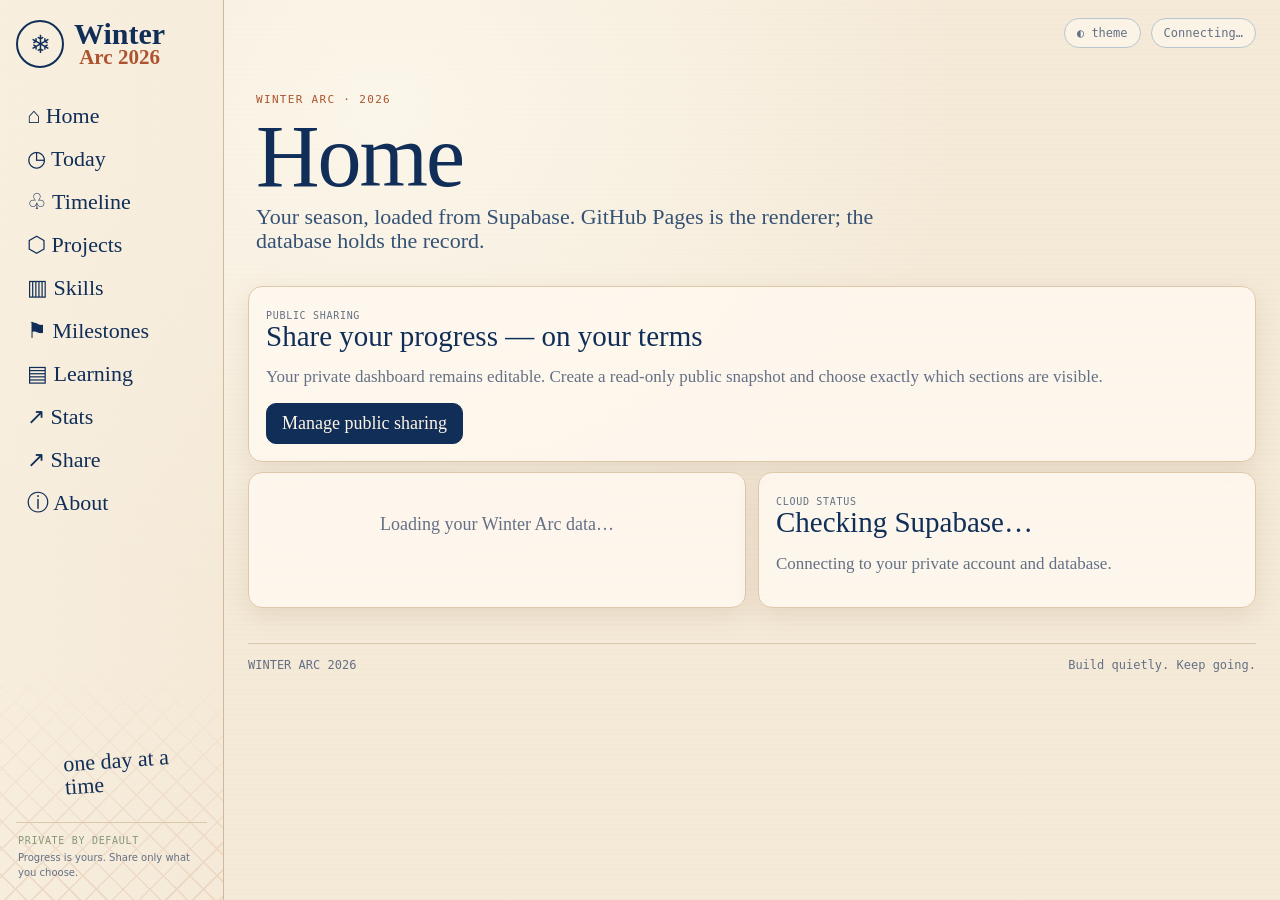
<file: index.html>
<!doctype html>
<html lang="en"><head><meta charset="utf-8"><meta name="viewport" content="width=device-width,initial-scale=1"><title>Winter Arc 2026 — Dashboard</title><link rel="stylesheet" href="app.css"><style>.home-cloud{margin-top:10px}.home-loading{padding:24px;text-align:center;color:var(--muted);font:18px var(--hand)}.home-task{display:flex;align-items:center;gap:10px;padding:7px 0;border-bottom:1px solid var(--line);font:16px var(--hand)}.home-task:last-child{border-bottom:0}.home-task input{width:16px;height:16px}.home-status{font:14px var(--hand);color:var(--muted)}.home-empty{padding:18px;border:1px dashed var(--line);border-radius:10px;font:17px var(--hand);color:var(--muted)}</style></head>
<body><div class="app"><aside><a class="brand" href="index.html"><span class="brand-mark">❄</span><span class="brand-name">Winter<small>Arc 2026</small></span></a><nav class="nav"><a href="index.html">⌂ Home</a><a href="today.html">◷ Today</a><a href="timeline.html">♧ Timeline</a><a href="projects.html">⬡ Projects</a><a href="skills.html">▥ Skills</a><a href="milestones.html">⚑ Milestones</a><a href="learning.html">▤ Learning</a><a href="stats.html">↗ Stats</a><a href="sharing.html">↗ Share</a><a href="about.html">ⓘ About</a></nav><div class="aside-quote">one day at a time</div><div class="privacy"><b>PRIVATE BY DEFAULT</b>Progress is yours. Share only what you choose.</div></aside><main><div class="topbar"><button class="pill" data-theme type="button">◐ theme</button><span class="pill" id="auth-status">Connecting…</span></div><header class="page-head"><span class="eyebrow">WINTER ARC · 2026</span><h1>Home</h1><p class="lead">Your season, loaded from Supabase. GitHub Pages is the renderer; the database holds the record.</p></header><section class="card" style="margin-top:10px"><span class="micro">Public sharing</span><h2>Share your progress — on your terms</h2><p class="home-status">Your private dashboard remains editable. Create a read-only public snapshot and choose exactly which sections are visible.</p><a class="button primary" href="sharing.html">Manage public sharing</a></section><section class="grid two home-cloud"><section class="card" id="home-day"><div class="home-loading">Loading your Winter Arc data…</div></section><section class="card"><span class="micro">Cloud status</span><h2 id="home-cloud-title">Checking Supabase…</h2><p id="home-cloud-copy" class="home-status">Connecting to your private account and database.</p></section></section><footer class="footer"><span>WINTER ARC 2026</span><span>Build quietly. Keep going.</span></footer></main></div><script src="app.js"></script><script>
(() => {
  const dayCard=document.getElementById('home-day'), status=document.getElementById('auth-status'), cloudTitle=document.getElementById('home-cloud-title'), cloudCopy=document.getElementById('home-cloud-copy');
  const safeText=(el,text)=>{if(el)el.textContent=text};
  async function load(client,user){
    if(!client){safeText(status,'Cloud unavailable');safeText(cloudTitle,'Supabase unavailable');safeText(cloudCopy,'Check your Supabase configuration.');dayCard.innerHTML='<div class="home-empty">Unable to connect to the database.</div>';return;}
    if(!user){safeText(status,'Sign in');safeText(cloudTitle,'Private cloud');dayCard.innerHTML='<div class="home-empty">Sign in from the site header to load your private Winter Arc progress from Supabase.</div>';return;}
    safeText(status,user.email||'Signed in');safeText(cloudTitle,'Supabase connected');safeText(cloudCopy,'Your task template and completion state are being read from the database.');
    const todayKey=new Intl.DateTimeFormat('en-CA',{timeZone:'Asia/Kolkata',year:'numeric',month:'2-digit',day:'2-digit'}).format(new Date());
    const {data:template,error:te}=await client.from('day_templates').select('day_number,day_date,title,tasks').eq('day_date',todayKey).maybeSingle();
    if(te){dayCard.innerHTML='<div class="home-empty">Today could not be loaded from Supabase.</div>';return;}
    if(!template){dayCard.innerHTML='<div class="home-empty">No plan published for today.</div>';return;}
    const {data:row}=await client.from('user_state').select('value').eq('state_key','day:'+todayKey).maybeSingle();
    const record=row?.value||{};const done=new Set(Array.isArray(record.completed_task_ids)?record.completed_task_ids:[]);
    const tasks=Array.isArray(template.tasks)?template.tasks:[];const completed=tasks.filter(t=>done.has(t.id)).length;
    dayCard.innerHTML='<span class="micro">Day '+template.day_number+' · '+template.day_date+'</span><h2>'+completed+' / '+tasks.length+' complete</h2><div class="home-list"></div>'+(completed===tasks.length&&tasks.length?'<p class="home-status">Today is complete ✓</p>':'');
    const list=dayCard.querySelector('.home-list');tasks.forEach(t=>{const row=document.createElement('label');row.className='home-task';const input=document.createElement('input');input.type='checkbox';input.disabled=true;input.checked=done.has(t.id);const copy=document.createElement('span');copy.textContent=t.title+(t.detail?' · '+t.detail:'');row.append(input,copy);list.append(row);});
  }
  async function boot(){const app=window.WINTER_ARC_APP;if(!app)return;const ready=await app.ready();await load(ready.client,ready.user);if(ready.client)ready.client.auth.onAuthStateChange(async(_event,session)=>await load(ready.client,session?.user||null));}
  boot();
})();
</script></body></html>
</file>
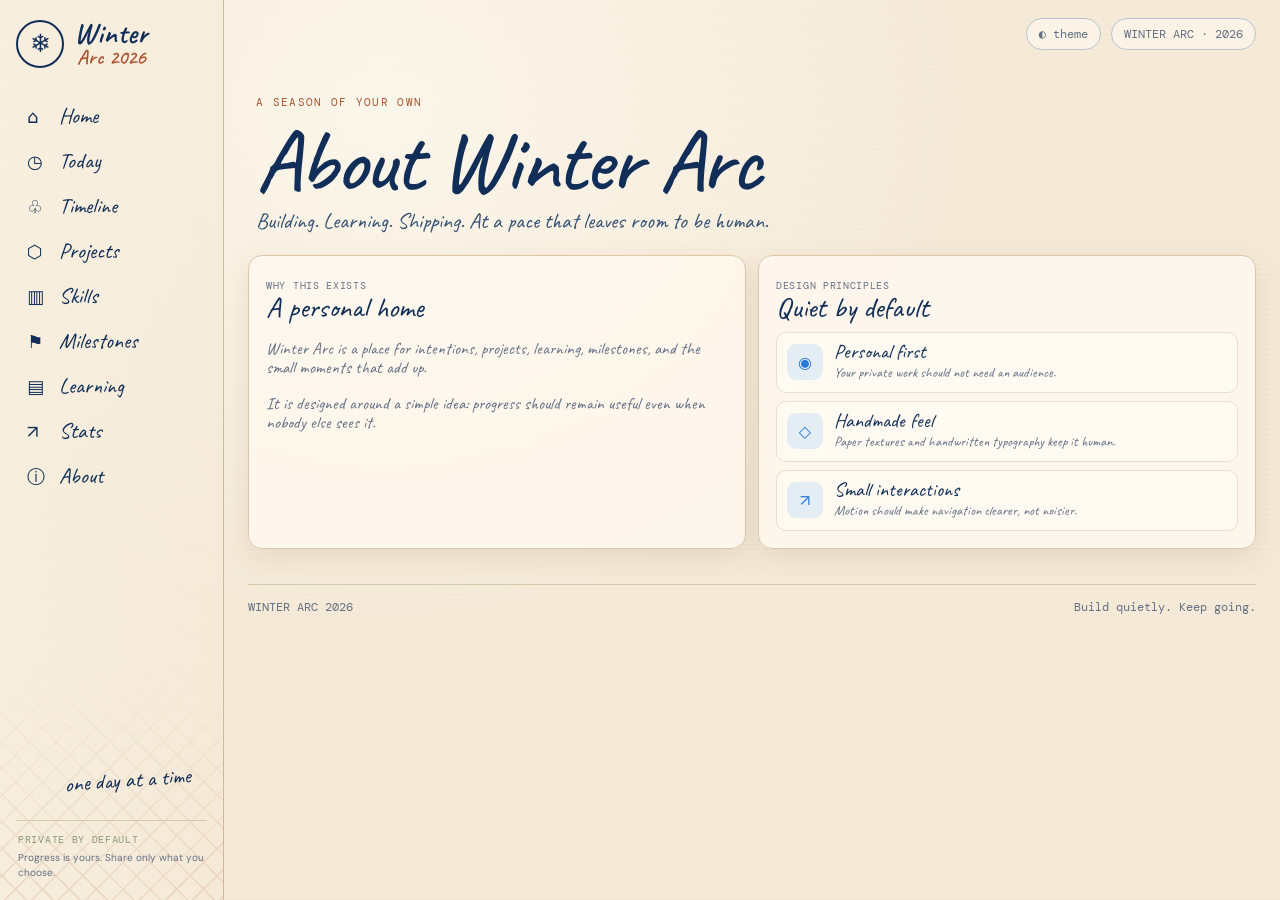
<file: about.html>
<!doctype html><html lang="en"><head><meta charset="utf-8"><meta name="viewport" content="width=device-width,initial-scale=1"><meta name="theme-color" content="#f5ead8"><title>About Winter Arc — Winter Arc 2026</title><link rel="preconnect" href="https://fonts.googleapis.com"><link rel="preconnect" href="https://fonts.gstatic.com" crossorigin><link href="https://fonts.googleapis.com/css2?family=Caveat:wght@400;500;600;700&family=DM+Mono:wght@400;500&family=DM+Sans:wght@400;500;600;700&display=swap" rel="stylesheet"><link rel="stylesheet" href="app.css"></head><body><div class="app"><aside><a class="brand" href="index.html"><span class="brand-mark">❄</span><span class="brand-name">Winter<small>Arc 2026</small></span></a><nav class="nav"><a href="index.html"><span class="ico">⌂</span>Home</a><a href="today.html"><span class="ico">◷</span>Today</a><a href="timeline.html"><span class="ico">♧</span>Timeline</a><a href="projects.html"><span class="ico">⬡</span>Projects</a><a href="skills.html"><span class="ico">▥</span>Skills</a><a href="milestones.html"><span class="ico">⚑</span>Milestones</a><a href="learning.html"><span class="ico">▤</span>Learning</a><a href="stats.html"><span class="ico">↗</span>Stats</a><a href="about.html"><span class="ico">ⓘ</span>About</a></nav><div class="aside-quote">one day at a time</div><div class="privacy"><b>PRIVATE BY DEFAULT</b>Progress is yours. Share only what you choose.</div></aside><main><div class="topbar"><button class="pill" data-theme type="button">◐ theme</button><span class="pill">WINTER ARC · 2026</span></div><header class="page-head"><span class="eyebrow">A SEASON OF YOUR OWN</span><h1>About Winter Arc</h1><p class="lead">Building. Learning. Shipping. At a pace that leaves room to be human.</p></header><div class="grid two"><section class="card"><span class="micro">Why this exists</span><h2>A personal home</h2><p>Winter Arc is a place for intentions, projects, learning, milestones, and the small moments that add up.</p><p>It is designed around a simple idea: progress should remain useful even when nobody else sees it.</p></section><section class="card"><span class="micro">Design principles</span><h2>Quiet by default</h2><div class="list"><div class="row"><span class="icon">◉</span><span class="copy"><b>Personal first</b><small>Your private work should not need an audience.</small></span></div><div class="row"><span class="icon">◇</span><span class="copy"><b>Handmade feel</b><small>Paper textures and handwritten typography keep it human.</small></span></div><div class="row"><span class="icon">↗</span><span class="copy"><b>Small interactions</b><small>Motion should make navigation clearer, not noisier.</small></span></div></div></section></div><footer class="footer"><span>WINTER ARC 2026</span><span>Build quietly. Keep going.</span></footer></main></div><script src="app.js"></script></body></html>
</file>
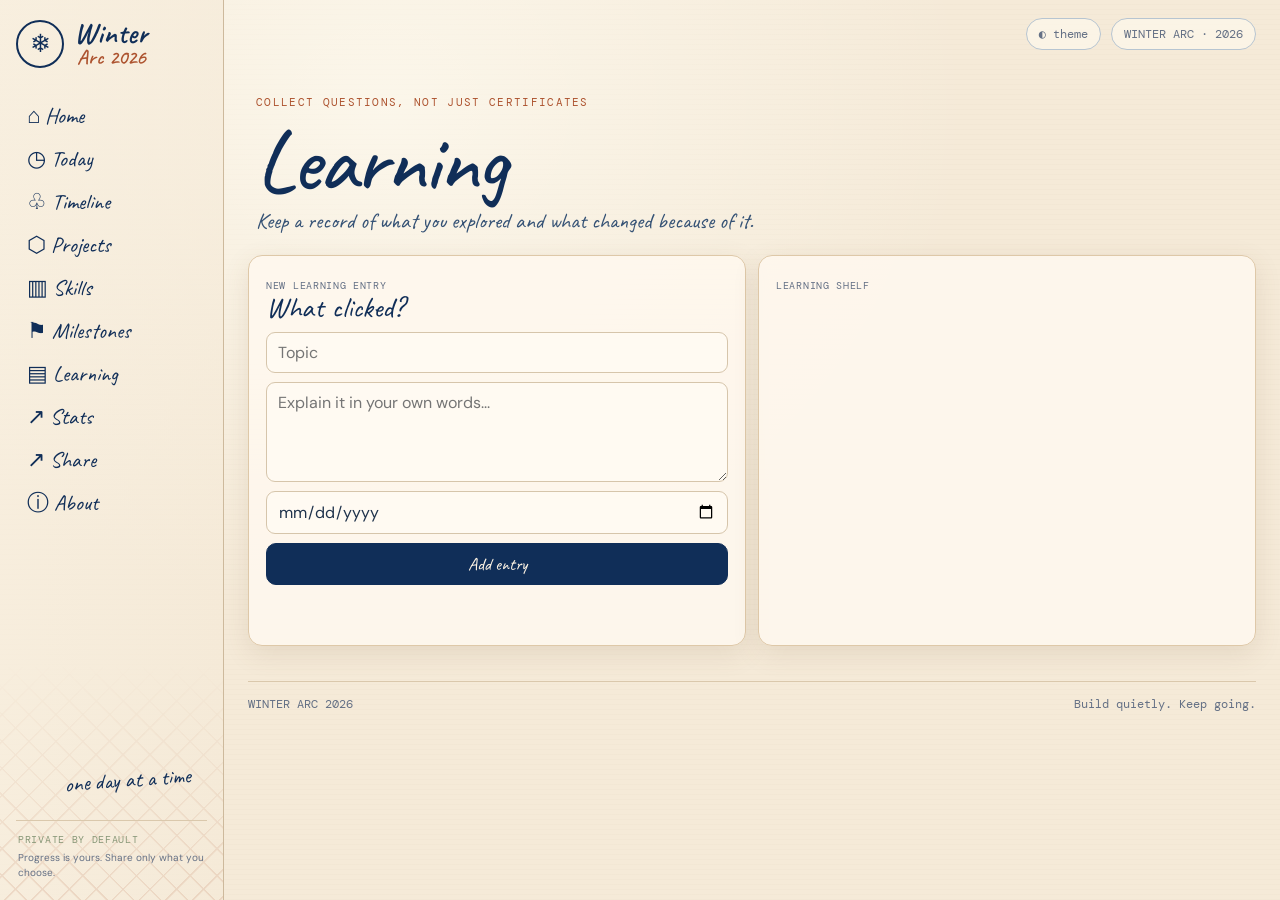
<file: learning.html>
<!doctype html><html lang="en"><head><meta charset="utf-8"><meta name="viewport" content="width=device-width,initial-scale=1"><meta name="theme-color" content="#f5ead8"><title>Learning — Winter Arc 2026</title><link rel="preconnect" href="https://fonts.googleapis.com"><link rel="preconnect" href="https://fonts.gstatic.com" crossorigin><link href="https://fonts.googleapis.com/css2?family=Caveat:wght@400;500;600;700&family=DM+Mono:wght@400;500&family=DM+Sans:wght@400;500;600;700&display=swap" rel="stylesheet"><link rel="stylesheet" href="app.css"></head><body><div class="app"><aside><a class="brand" href="index.html"><span class="brand-mark">❄</span><span class="brand-name">Winter<small>Arc 2026</small></span></a><nav class="nav"><a href="index.html">⌂ Home</a><a href="today.html">◷ Today</a><a href="timeline.html">♧ Timeline</a><a href="projects.html">⬡ Projects</a><a href="skills.html">▥ Skills</a><a href="milestones.html">⚑ Milestones</a><a href="learning.html">▤ Learning</a><a href="stats.html">↗ Stats</a><a href="sharing.html">↗ Share</a><a href="about.html">ⓘ About</a></nav><div class="aside-quote">one day at a time</div><div class="privacy"><b>PRIVATE BY DEFAULT</b>Progress is yours. Share only what you choose.</div></aside><main><div class="topbar"><button class="pill" data-theme type="button">◐ theme</button><span class="pill">WINTER ARC · 2026</span></div><header class="page-head"><span class="eyebrow">COLLECT QUESTIONS, NOT JUST CERTIFICATES</span><h1>Learning</h1><p class="lead">Keep a record of what you explored and what changed because of it.</p></header><div class="grid two"><section class="card"><span class="micro">New learning entry</span><h2>What clicked?</h2><form id="l-form"><input name="topic" required maxlength="120" placeholder="Topic"><textarea name="note" placeholder="Explain it in your own words..."></textarea><input name="learned_at" type="date"><button class="button primary">Add entry</button><p id="l-msg" class="home-status"></p></form></section><section class="card"><span class="micro">Learning shelf</span><div id="l-list" class="list"></div></section></div><script>
(()=>{const app=window.WINTER_ARC_APP,list=document.getElementById("l-list"),form=document.getElementById("l-form"),msg=document.getElementById("l-msg");async function load(){if(!app.getUser()){list.innerHTML='<p class="home-status">Sign in to manage learning.</p>';return;}const rows=await app.getStructuredRows("learning_entries","*",{column:"learned_at",ascending:false});list.innerHTML=rows.length?rows.map(x=>'<div class="row"><span class="icon">◇</span><span class="copy"><b>'+esc(x.topic)+'</b><small>'+esc(x.note)+' · '+x.learned_at+'</small></span><button class="button" data-delete="'+x.id+'">Remove</button></div>').join(""):'<p class="home-status">No learning entries yet.</p>';list.querySelectorAll("[data-delete]").forEach(b=>b.onclick=async()=>{const previous=b.textContent;b.disabled=true;b.textContent="Removing…";try{await app.deleteStructuredRow("learning_entries",b.dataset.delete);await load();msg.textContent="Learning entry removed.";}catch(err){msg.textContent=err.message||"Could not remove learning entry.";b.disabled=false;b.textContent=previous;}});}function esc(s){return String(s??"").replace(/[&<>"']/g,m=>({"&":"&amp;","<":"&lt;",">":"&gt;","\"":"&quot;","'":"&#39;"}[m]));}form.onsubmit=async e=>{e.preventDefault();const f=new FormData(form);try{await app.insertStructuredRow("learning_entries",{topic:f.get("topic"),note:f.get("note"),learned_at:f.get("learned_at")||undefined});form.reset();msg.textContent="Saved.";load();}catch(err){msg.textContent=err.message;}};load();})();</script><footer class="footer"><span>WINTER ARC 2026</span><span>Build quietly. Keep going.</span></footer></main></div><script src="app.js"></script></body></html>
</file>
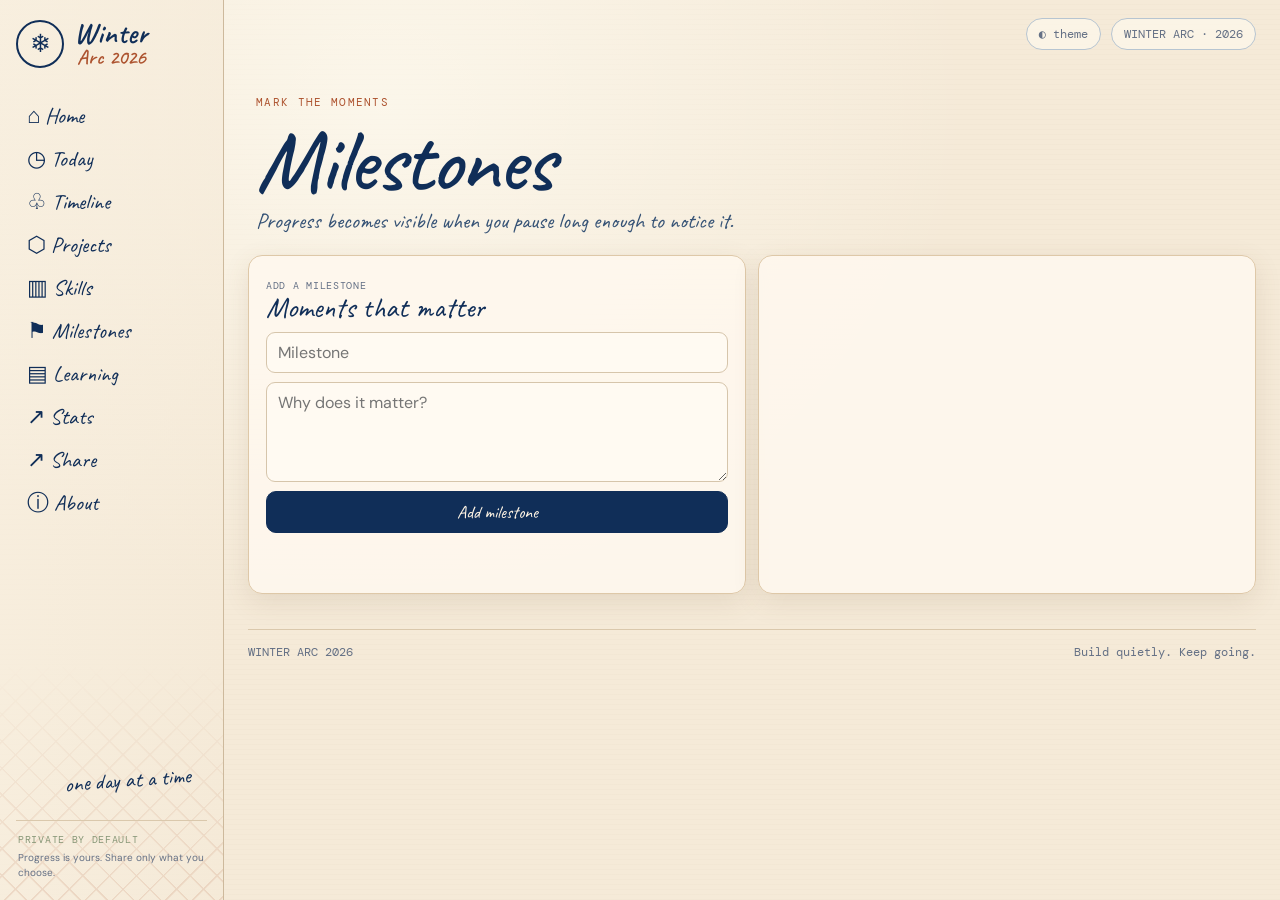
<file: milestones.html>
<!doctype html><html lang="en"><head><meta charset="utf-8"><meta name="viewport" content="width=device-width,initial-scale=1"><meta name="theme-color" content="#f5ead8"><title>Milestones — Winter Arc 2026</title><link rel="preconnect" href="https://fonts.googleapis.com"><link rel="preconnect" href="https://fonts.gstatic.com" crossorigin><link href="https://fonts.googleapis.com/css2?family=Caveat:wght@400;500;600;700&family=DM+Mono:wght@400;500&family=DM+Sans:wght@400;500;600;700&display=swap" rel="stylesheet"><link rel="stylesheet" href="app.css"></head><body><div class="app"><aside><a class="brand" href="index.html"><span class="brand-mark">❄</span><span class="brand-name">Winter<small>Arc 2026</small></span></a><nav class="nav"><a href="index.html">⌂ Home</a><a href="today.html">◷ Today</a><a href="timeline.html">♧ Timeline</a><a href="projects.html">⬡ Projects</a><a href="skills.html">▥ Skills</a><a href="milestones.html">⚑ Milestones</a><a href="learning.html">▤ Learning</a><a href="stats.html">↗ Stats</a><a href="sharing.html">↗ Share</a><a href="about.html">ⓘ About</a></nav><div class="aside-quote">one day at a time</div><div class="privacy"><b>PRIVATE BY DEFAULT</b>Progress is yours. Share only what you choose.</div></aside><main><div class="topbar"><button class="pill" data-theme type="button">◐ theme</button><span class="pill">WINTER ARC · 2026</span></div><header class="page-head"><span class="eyebrow">MARK THE MOMENTS</span><h1>Milestones</h1><p class="lead">Progress becomes visible when you pause long enough to notice it.</p></header><div class="grid two"><section class="card"><span class="micro">Add a milestone</span><h2>Moments that matter</h2><form id="m-form"><input name="name" required maxlength="120" placeholder="Milestone"><textarea name="description" placeholder="Why does it matter?"></textarea><button class="button primary">Add milestone</button><p id="m-msg" class="home-status"></p></form></section><section class="card"><div id="m-list" class="list"></div></section></div><script>
(()=>{const app=window.WINTER_ARC_APP,list=document.getElementById("m-list"),form=document.getElementById("m-form"),msg=document.getElementById("m-msg");async function load(){if(!app.getUser()){list.innerHTML='<p class="home-status">Sign in to manage milestones.</p>';return;}const rows=await app.getStructuredRows("milestones","*",{column:"created_at",ascending:true});list.innerHTML=rows.length?rows.map(x=>'<label class="row"><input class="check" type="checkbox" '+(x.complete?"checked":"")+' data-id="'+x.id+'"><span class="copy"><b>'+esc(x.name)+'</b><small>'+esc(x.description)+'</small></span><button type="button" class="button" data-delete="'+x.id+'">Remove</button></label>').join(""):'<p class="home-status">No milestones yet.</p>';list.querySelectorAll('input[data-id]').forEach(i=>i.onchange=async()=>{const previous=!i.checked;try{await app.updateStructuredRow("milestones",i.dataset.id,{complete:i.checked,completed_at:i.checked?new Date().toISOString():null});msg.textContent="Milestone updated.";}catch(err){i.checked=previous;msg.textContent=err.message||"Could not update milestone.";}});list.querySelectorAll("[data-delete]").forEach(b=>b.onclick=async()=>{const previous=b.textContent;b.disabled=true;b.textContent="Removing…";try{await app.deleteStructuredRow("milestones",b.dataset.delete);await load();msg.textContent="Milestone removed.";}catch(err){msg.textContent=err.message||"Could not remove milestone.";b.disabled=false;b.textContent=previous;}});}function esc(s){return String(s??"").replace(/[&<>"']/g,m=>({"&":"&amp;","<":"&lt;",">":"&gt;","\"":"&quot;","'":"&#39;"}[m]));}form.onsubmit=async e=>{e.preventDefault();const f=new FormData(form);try{await app.insertStructuredRow("milestones",{name:f.get("name"),description:f.get("description")});form.reset();msg.textContent="Saved.";load();}catch(err){msg.textContent=err.message;}};load();})();</script><footer class="footer"><span>WINTER ARC 2026</span><span>Build quietly. Keep going.</span></footer></main></div><script src="app.js"></script></body></html>
</file>
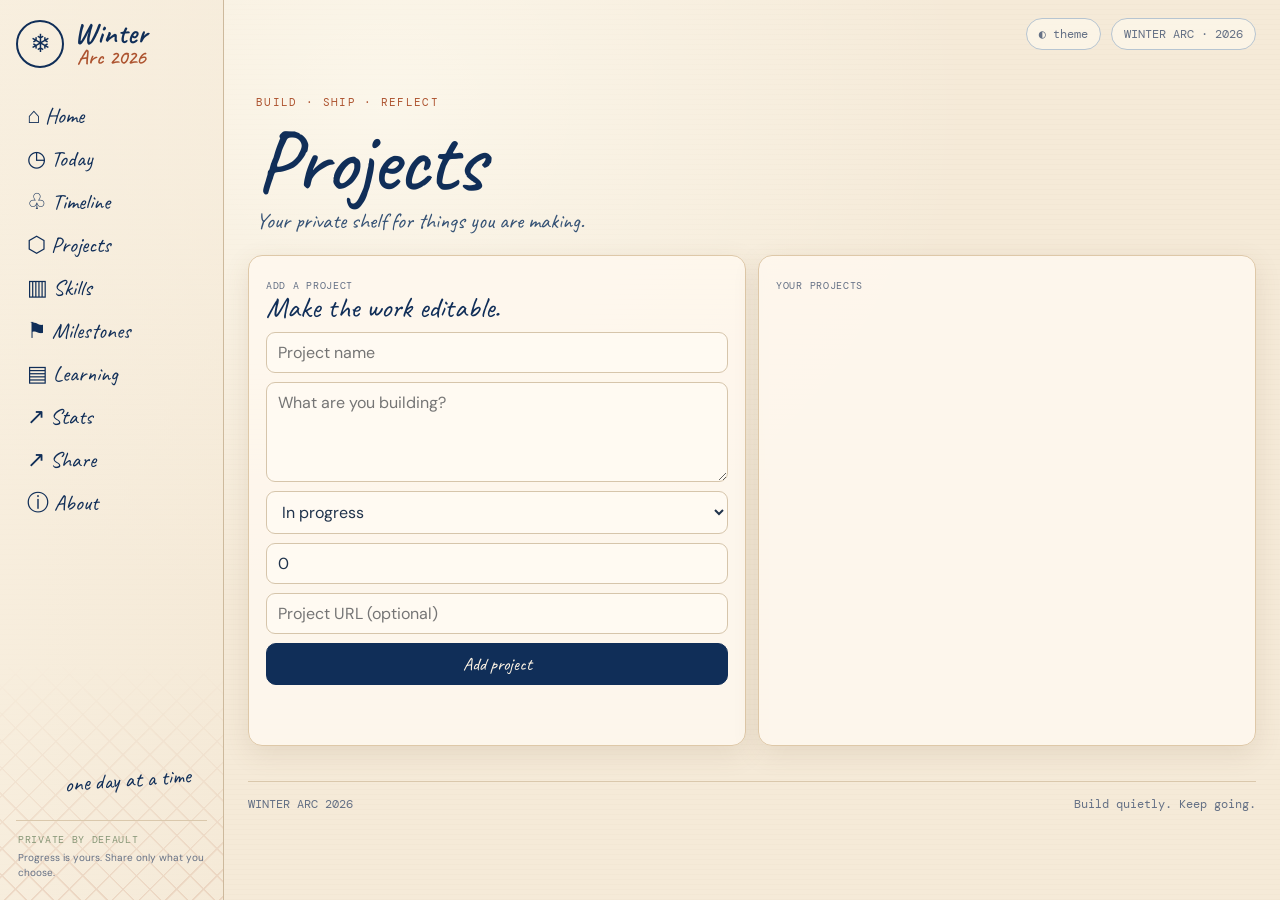
<file: projects.html>
<!doctype html><html lang="en"><head><meta charset="utf-8"><meta name="viewport" content="width=device-width,initial-scale=1"><meta name="theme-color" content="#f5ead8"><title>Projects — Winter Arc 2026</title><link rel="preconnect" href="https://fonts.googleapis.com"><link rel="preconnect" href="https://fonts.gstatic.com" crossorigin><link href="https://fonts.googleapis.com/css2?family=Caveat:wght@400;500;600;700&family=DM+Mono:wght@400;500&family=DM+Sans:wght@400;500;600;700&display=swap" rel="stylesheet"><link rel="stylesheet" href="app.css"></head><body><div class="app"><aside><a class="brand" href="index.html"><span class="brand-mark">❄</span><span class="brand-name">Winter<small>Arc 2026</small></span></a><nav class="nav"><a href="index.html">⌂ Home</a><a href="today.html">◷ Today</a><a href="timeline.html">♧ Timeline</a><a href="projects.html">⬡ Projects</a><a href="skills.html">▥ Skills</a><a href="milestones.html">⚑ Milestones</a><a href="learning.html">▤ Learning</a><a href="stats.html">↗ Stats</a><a href="sharing.html">↗ Share</a><a href="about.html">ⓘ About</a></nav><div class="aside-quote">one day at a time</div><div class="privacy"><b>PRIVATE BY DEFAULT</b>Progress is yours. Share only what you choose.</div></aside><main><div class="topbar"><button class="pill" data-theme type="button">◐ theme</button><span class="pill">WINTER ARC · 2026</span></div><header class="page-head"><span class="eyebrow">BUILD · SHIP · REFLECT</span><h1>Projects</h1><p class="lead">Your private shelf for things you are making.</p></header><div class="grid two"><section class="card"><span class="micro">Add a project</span><h2>Make the work editable.</h2><form id="project-form"><input name="name" required maxlength="120" placeholder="Project name"><textarea name="description" placeholder="What are you building?"></textarea><select name="status"><option value="idea">Idea</option><option value="in_progress" selected>In progress</option><option value="completed">Completed</option><option value="paused">Paused</option></select><input name="progress" type="number" min="0" max="100" value="0" placeholder="Progress %"><input name="url" type="url" placeholder="Project URL (optional)"><button class="button primary">Add project</button><p id="project-msg" class="home-status"></p></form></section><section class="card"><span class="micro">Your projects</span><div id="projects-list" class="grid two"></div></section></div><script>
(()=>{const app=window.WINTER_ARC_APP;const list=document.getElementById("projects-list"),form=document.getElementById("project-form"),msg=document.getElementById("project-msg");
async function load(){if(!app.getUser()){list.innerHTML='<p class="home-status">Sign in to manage projects.</p>';return;}const rows=await app.getStructuredRows("projects","*",{column:"created_at",ascending:false});list.innerHTML=rows.length?rows.map(x=>'<article class="card"><span class="micro">'+x.status.replace("_"," ")+'</span><h2>'+esc(x.name)+'</h2><p>'+esc(x.description)+'</p><div class="meter"><label>Progress</label><div class="bar"><i style="width:'+x.progress+'%"></i></div><output>'+x.progress+'%</output></div><div class="actions">'+(x.url?'<a class="button" href="'+esc(x.url)+'" target="_blank" rel="noopener">Open</a>':'')+'<button class="button" data-delete="'+x.id+'">Remove</button></div></article>').join(""):'<p class="home-status">No projects yet. Add your first one.</p>';list.querySelectorAll("[data-delete]").forEach(b=>b.onclick=async()=>{const previous=b.textContent;b.disabled=true;b.textContent="Removing…";try{await app.deleteStructuredRow("projects",b.dataset.delete);await load();msg.textContent="Project removed.";}catch(err){msg.textContent=err.message||"Could not remove project.";b.disabled=false;b.textContent=previous;}});}
function esc(s){return String(s??"").replace(/[&<>"']/g,m=>({"&":"&amp;","<":"&lt;",">":"&gt;","\"":"&quot;","'":"&#39;"}[m]));}
form.onsubmit=async e=>{e.preventDefault();const f=new FormData(form);try{await app.insertStructuredRow("projects",{name:f.get("name"),description:f.get("description"),status:f.get("status"),progress:Number(f.get("progress")||0),url:f.get("url")||null});form.reset();msg.textContent="Saved.";load();}catch(err){msg.textContent=err.message;}};window.esc=esc;load();})();</script><footer class="footer"><span>WINTER ARC 2026</span><span>Build quietly. Keep going.</span></footer></main></div><script src="app.js"></script></body></html>
</file>
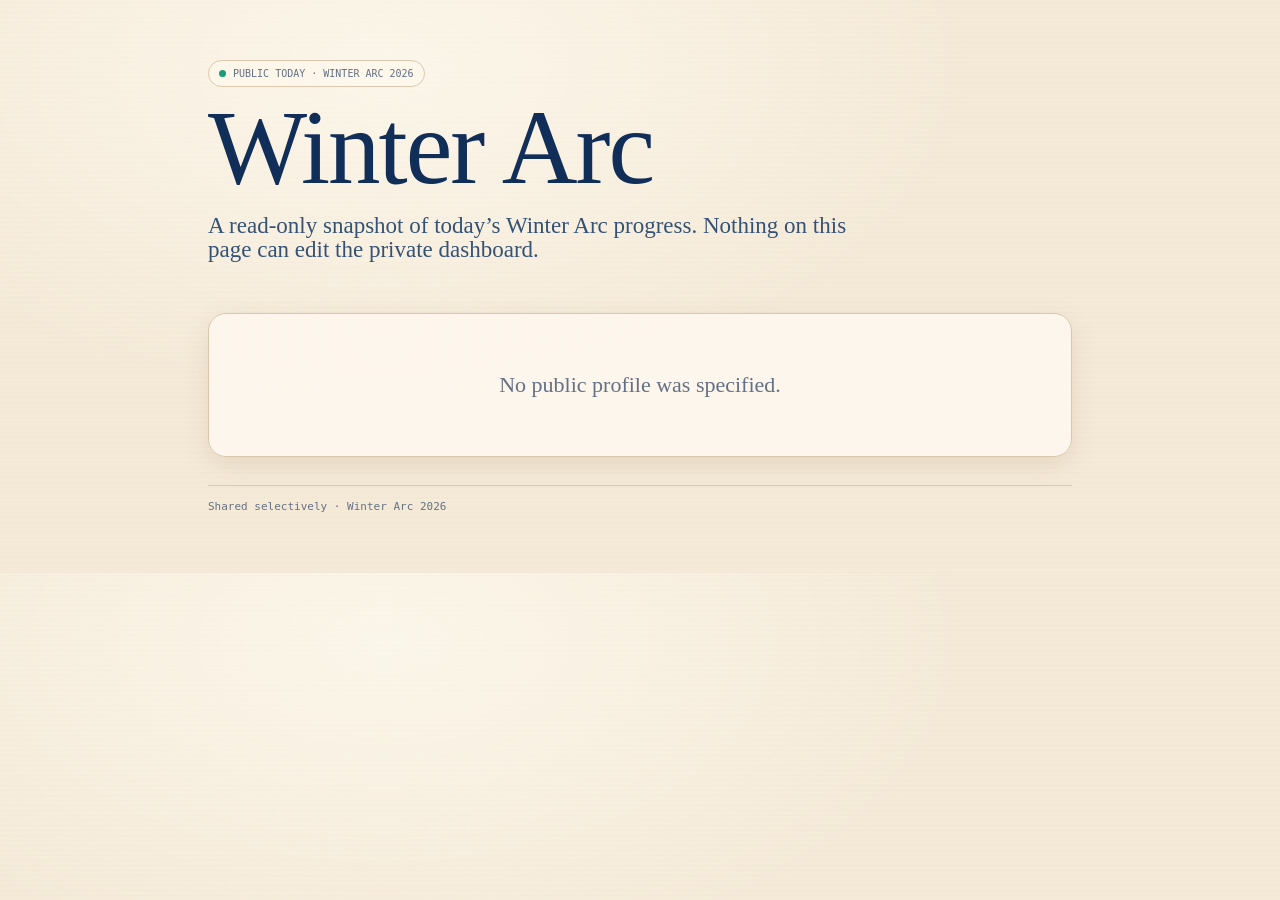
<file: share.html>
<!doctype html>
<html lang="en"><head><meta charset="utf-8"><meta name="viewport" content="width=device-width,initial-scale=1"><title>Today — Winter Arc 2026</title><meta http-equiv="refresh" content="0;url=today-public.html"></head>
<body><script>location.replace("today-public.html"+location.search);</script><p>Opening today’s public progress…</p></body></html>
</file>
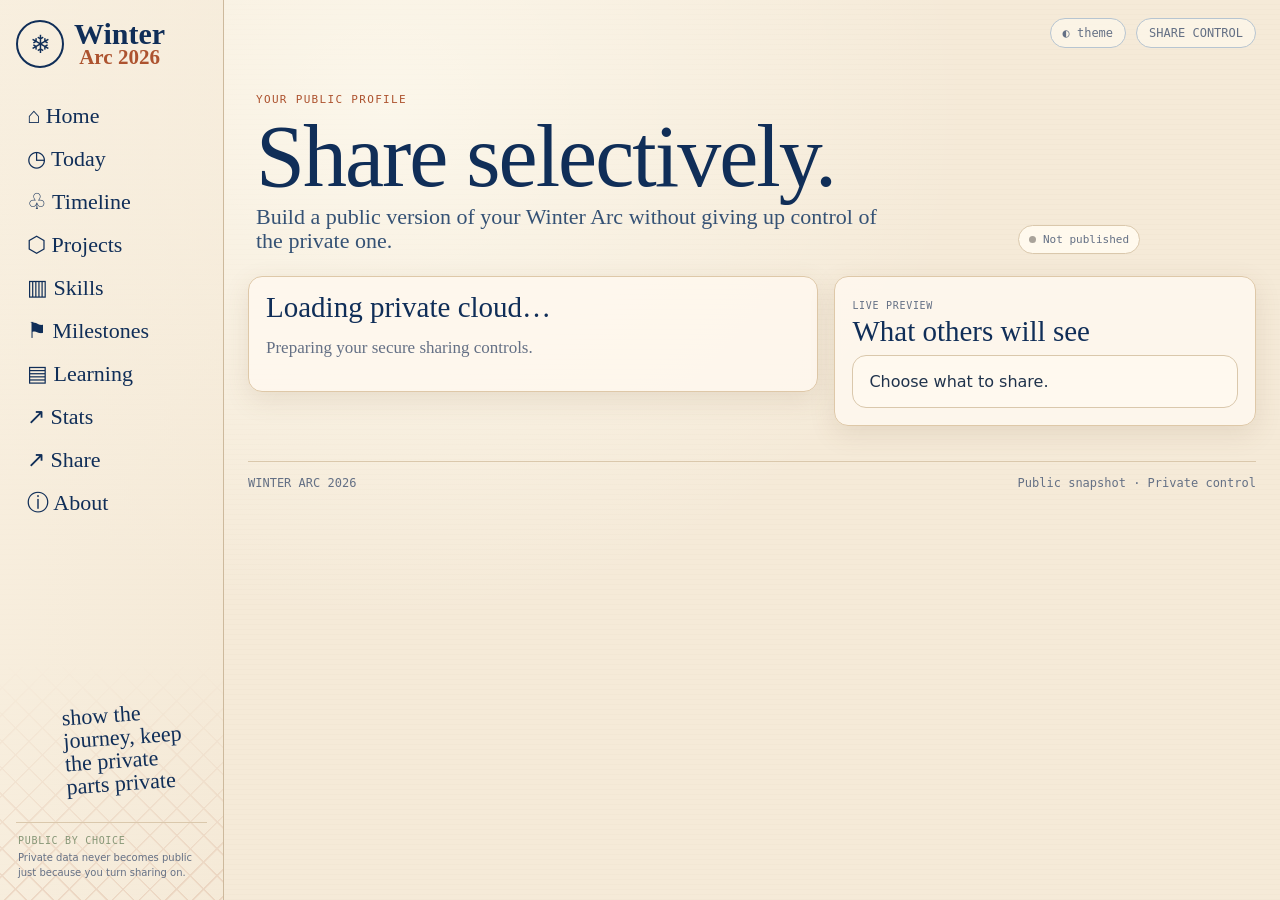
<file: sharing.html>
<!doctype html>
<html lang="en">
<head>
<meta charset="utf-8"><meta name="viewport" content="width=device-width,initial-scale=1">
<title>Share — Winter Arc 2026</title><link rel="stylesheet" href="app.css">
<style>
.share-layout{display:grid;grid-template-columns:minmax(0,1.15fr) minmax(320px,.85fr);gap:16px;align-items:start}
.share-hero{display:flex;justify-content:space-between;gap:15px;align-items:end}
.share-state{display:inline-flex;align-items:center;gap:7px;padding:7px 10px;border:1px solid var(--line);border-radius:20px;font:11px var(--mono);color:var(--muted);background:var(--cream)}
.share-state i{width:7px;height:7px;border-radius:50%;background:#a9a39a}.share-state.live i{background:#1b9b77}
.share-control{display:flex;justify-content:space-between;align-items:center;gap:16px;padding:14px 0;border-bottom:1px solid #eadfce}
.share-control:last-child{border-bottom:0}.share-control input[type=checkbox]{width:19px;height:19px;accent-color:var(--navy)}
.share-title{font:22px/.9 var(--hand);color:var(--navy)}.share-desc{font:14px/1.1 var(--hand);color:var(--muted);margin-top:4px}
.share-toggle{flex:none}.share-url{display:flex;gap:8px}.share-url input{min-width:0}.share-url button{flex:none}
.preview-shell{position:sticky;top:15px}.preview{border:1px solid var(--line);border-radius:14px;overflow:hidden;background:#fff9ef}.preview-top{padding:15px 17px;border-bottom:1px solid var(--line);display:flex;justify-content:space-between;gap:10px}.preview-body{padding:16px}.preview-name{font:32px/.9 var(--hand);color:var(--navy);margin:3px 0 13px}.preview-metrics{display:grid;grid-template-columns:repeat(2,1fr);gap:8px}.preview-metric{border:1px solid var(--line);border-radius:10px;padding:11px}.preview-metric b{display:block;font:25px var(--hand);color:var(--navy)}.preview-metric span{font:9px var(--mono);color:var(--muted);text-transform:uppercase}.preview-line{height:7px;background:#e7dfd2;border-radius:7px;overflow:hidden;margin-top:9px}.preview-line i{display:block;height:100%;background:var(--navy);border-radius:inherit}.preview-section{margin-top:13px;padding-top:11px;border-top:1px dashed var(--line)}.preview-section h4{font:10px var(--mono);letter-spacing:.08em;color:var(--terracotta);margin:0 0 6px}.preview-chip{display:inline-block;padding:5px 8px;border-radius:12px;background:#e9eee3;font:13px var(--hand);margin:2px}
@media(max-width:900px){.share-layout{grid-template-columns:1fr}.preview-shell{position:static}}
</style>
</head>
<body>
<div class="app">
<aside><a class="brand" href="index.html"><span class="brand-mark">❄</span><span class="brand-name">Winter<small>Arc 2026</small></span></a>
<nav class="nav"><a href="index.html">⌂ Home</a><a href="today.html">◷ Today</a><a href="timeline.html">♧ Timeline</a><a href="projects.html">⬡ Projects</a><a href="skills.html">▥ Skills</a><a href="milestones.html">⚑ Milestones</a><a href="learning.html">▤ Learning</a><a href="stats.html">↗ Stats</a><a href="sharing.html">↗ Share</a><a href="about.html">ⓘ About</a></nav>
<div class="aside-quote">show the journey, keep the private parts private</div><div class="privacy"><b>PUBLIC BY CHOICE</b>Private data never becomes public just because you turn sharing on.</div></aside>
<main>
<div class="topbar"><button class="pill" data-theme type="button">◐ theme</button><span class="pill">SHARE CONTROL</span></div>
<header class="page-head share-hero"><div><span class="eyebrow">YOUR PUBLIC PROFILE</span><h1>Share selectively.</h1><p class="lead">Build a public version of your Winter Arc without giving up control of the private one.</p></div><span id="share-state" class="share-state"><i></i><span>Not published</span></span></header>
<div class="share-layout">
<section class="card" id="controls"><div class="home-loading">Checking your private account…</div></section>
<section class="preview-shell"><div class="card"><span class="micro">LIVE PREVIEW</span><h2 style="margin-top:5px">What others will see</h2><div id="preview" class="preview"><div class="preview-body">Choose what to share.</div></div></div></section>
</div>
<footer class="footer"><span>WINTER ARC 2026</span><span>Public snapshot · Private control</span></footer>
</main></div>
<script src="app.js"></script>
<script>
(async()=>{
const root=document.getElementById("controls"),preview=document.getElementById("preview"),state=document.getElementById("share-state");
const app=window.WINTER_ARC_APP;
if(!app){root.innerHTML='<h2>Loading private cloud…</h2><p>Preparing your secure sharing controls.</p>';return;}
const ready=await app.ready();
if(!ready.user){root.innerHTML='<h2>Sign in to share</h2><p>Your public profile is controlled from your private account. Sign in first, then choose what leaves the private dashboard.</p>';return;}
const defaults={progress:true,streak:true,today_progress:true,daily_tasks:false,projects:false,skills:false,milestones:false,learning:false,timeline:false,fitness:false,notes:false};
let share=await app.getPublicShare();let settings={...defaults,...(share?.settings||{})};
const esc=s=>String(s??"").replace(/[&<>"]/g,c=>({"&":"&amp;","<":"&lt;",">":"&gt;",'"':"&quot;"}[c]));
const fields=[
["progress","Progress","Completion rate, completed days and tasks."],
["streak","Current streak","Your consecutive completed-day streak."],
["today_progress","Today’s progress","Share only today’s completion status and task progress."],
["daily_tasks","Daily task details","Shows individual day tasks and whether they are complete."],
["projects","Projects","Your project cards, when your private data contains them."],
["skills","Skills","Selected skill progress from your private dashboard."],
["milestones","Milestones","Milestones you have recorded."],
["learning","Learning","Learning activity you have recorded."],
["timeline","Timeline","Your season timeline entries."],
["fitness","Fitness","Fitness information stored in your private state."],
["notes","Personal notes","Private notes. Keep this off unless you intentionally want them public."]
];
const slug=share?.share_slug||("winter-arc-"+Math.random().toString(36).slice(2,8));
root.innerHTML='<div class="micro">PUBLISHING CONTROLS</div><h2>Decide what leaves your dashboard.</h2><p>Publishing creates a sanitized snapshot. The public page cannot edit your private data.</p><form id="form"><label class="row" style="padding:13px"><input type="checkbox" name="enabled" '+(share?.enabled?"checked":"")+'><span class="copy"><b class="share-title">Make my page public</b><small class="share-desc">Anyone with the link can view the sections you select below.</small></span></label><div style="margin:13px 0"><label>Public name<input name="displayName" maxlength="80" value="'+esc(share?.display_name||"Winter Arc 2026")+'"></label></div><div class="share-url"><input name="slug" pattern="[a-z0-9-]{3,80}" maxlength="80" value="'+esc(slug)+'" aria-label="Public URL slug"><button class="button" type="button" id="copy">Copy link</button></div><div class="list" style="margin-top:14px">'+fields.map(([k,t,d])=>'<label class="share-control"><span><b class="share-title">'+t+'</b><small class="share-desc">'+d+'</small></span><input class="share-toggle" type="checkbox" name="'+k+'" '+(settings[k]?"checked":"")+'></label>').join("")+'</div><div class="actions"><button class="button primary" type="submit">Save & publish</button><a class="button" id="open" href="#" target="_blank" rel="noopener" style="display:none">Open public page</a></div><p id="message" class="home-status"></p></form>';
const form=root.querySelector("#form"),msg=root.querySelector("#message"),open=root.querySelector("#open"),copy=root.querySelector("#copy");
function url(){return location.origin+location.pathname.replace("sharing.html","today-public.html")+"?profile="+encodeURIComponent(form.slug.value.trim());}
function renderPreview(){
const on={};Object.keys(defaults).forEach(k=>on[k]=form.elements[k].checked);
const name=form.displayName.value.trim()||"Winter Arc 2026";let h='<div class="preview-top"><span class="micro">WINTER ARC · 2026</span><span class="micro">'+(form.enabled.checked?"PUBLIC":"PRIVATE")+'</span></div><div class="preview-body"><div class="preview-name">'+esc(name)+'</div>';
if(on.progress||on.streak){h+='<div class="preview-metrics">'+(on.progress?'<div class="preview-metric"><b>—%</b><span>completion</span></div><div class="preview-metric"><b>—/—</b><span>days</span></div>':"")+(on.streak?'<div class="preview-metric"><b>—</b><span>streak</span></div>':"")+'</div>';}
const selected=fields.filter(x=>on[x[0]]);if(selected.length)h+='<div class="preview-section"><h4>VISIBLE SECTIONS</h4>'+selected.map(x=>'<span class="preview-chip">'+x[1]+'</span>').join("")+'</div>';
h+='<div class="preview-section"><small style="font:14px var(--hand);color:var(--muted)">Private fields not selected here remain private.</small></div></div>';preview.innerHTML=h;
}
fields.forEach(x=>form?.elements[x[0]]?.addEventListener("change",renderPreview));form?.elements.enabled.addEventListener("change",renderPreview);form?.elements.displayName.addEventListener("input",renderPreview);form?.elements.slug.addEventListener("input",()=>{open.style.display="none";});
copy.addEventListener("click",async()=>{
  const link=url();
  try{
    if(navigator.clipboard?.writeText) await navigator.clipboard.writeText(link);
    else{const ta=document.createElement("textarea");ta.value=link;ta.style.position="fixed";ta.style.opacity="0";document.body.appendChild(ta);ta.select();document.execCommand("copy");ta.remove();}
    msg.textContent="Public link copied.";msg.dataset.type="success";
  }catch(err){msg.textContent="Copy blocked by the browser. Copy the URL from the field.";msg.dataset.type="error";}
});
form.addEventListener("submit",async e=>{
  e.preventDefault();
  const submit=form.querySelector('[type="submit"]');
  const previous=submit.textContent;
  const rawSlug=form.slug.value.trim().toLowerCase();
  if(!/^[a-z0-9-]{3,80}$/.test(rawSlug)){msg.textContent="Use 3–80 lowercase letters, numbers, or hyphens.";msg.dataset.type="error";form.slug.focus();return;}
  submit.disabled=true;copy.disabled=true;submit.textContent="Publishing…";msg.textContent="Building your public snapshot…";
  const next={};Object.keys(defaults).forEach(k=>next[k]=form.elements[k].checked);
  try{
    const saved=await app.savePublicShare({shareSlug:rawSlug,displayName:form.displayName.value.trim()||"Winter Arc 2026",enabled:form.elements.enabled.checked,settings:next});
    share=saved;open.href="today-public.html?profile="+encodeURIComponent(saved.share_slug);open.style.display="inline-flex";state.classList.toggle("live",saved.enabled);state.querySelector("span").textContent=saved.enabled?"Live public page":"Not published";msg.textContent=saved.enabled?"Published. Future private changes will refresh this snapshot automatically.":"Saved, but public sharing is off.";msg.dataset.type="success";
  }catch(err){msg.textContent=err.message||"Could not save settings.";msg.dataset.type="error";}
  finally{submit.disabled=false;copy.disabled=false;submit.textContent=previous;}
});renderPreview();
})();
</script>
</body></html>
</file>
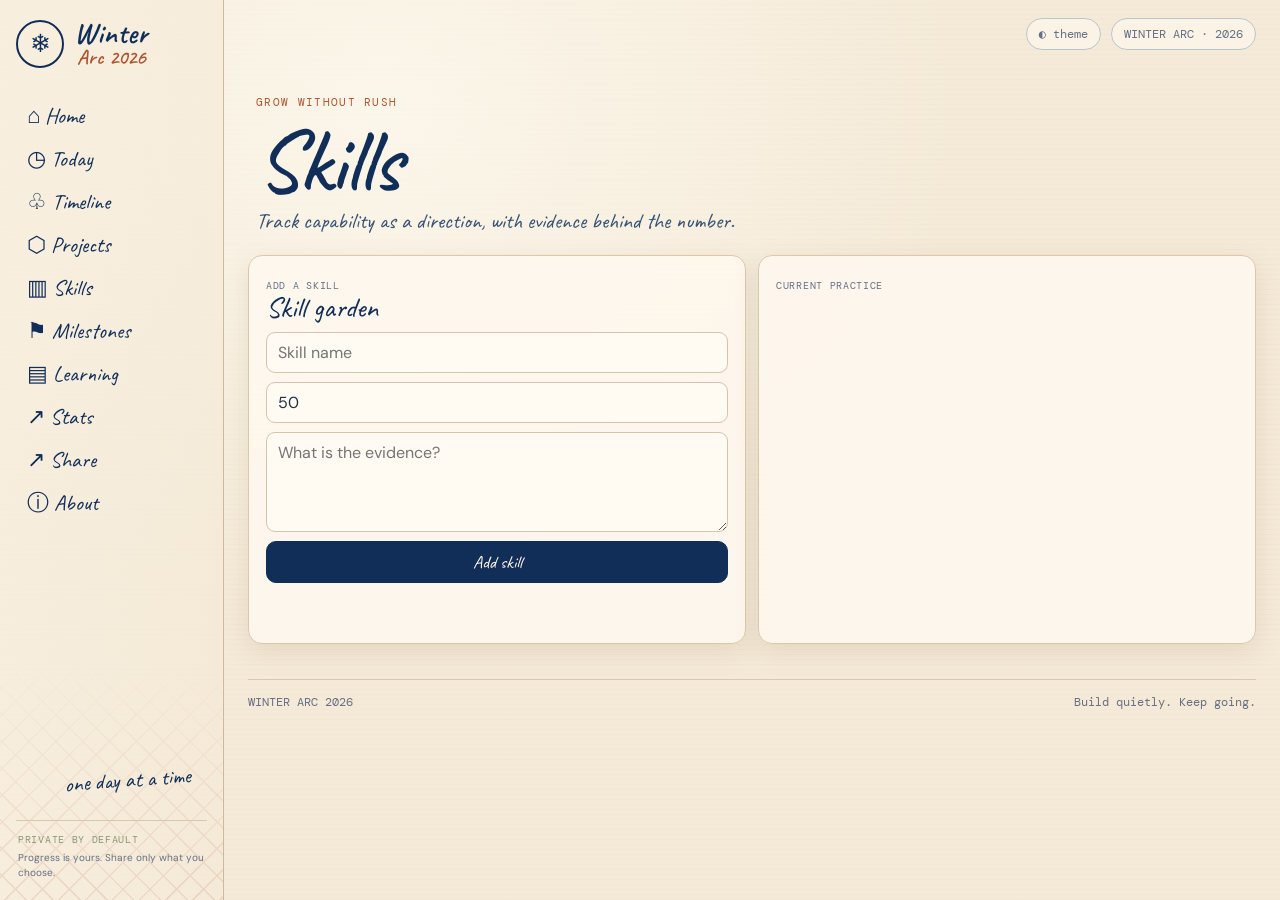
<file: skills.html>
<!doctype html><html lang="en"><head><meta charset="utf-8"><meta name="viewport" content="width=device-width,initial-scale=1"><meta name="theme-color" content="#f5ead8"><title>Skills — Winter Arc 2026</title><link rel="preconnect" href="https://fonts.googleapis.com"><link rel="preconnect" href="https://fonts.gstatic.com" crossorigin><link href="https://fonts.googleapis.com/css2?family=Caveat:wght@400;500;600;700&family=DM+Mono:wght@400;500&family=DM+Sans:wght@400;500;600;700&display=swap" rel="stylesheet"><link rel="stylesheet" href="app.css"></head><body><div class="app"><aside><a class="brand" href="index.html"><span class="brand-mark">❄</span><span class="brand-name">Winter<small>Arc 2026</small></span></a><nav class="nav"><a href="index.html">⌂ Home</a><a href="today.html">◷ Today</a><a href="timeline.html">♧ Timeline</a><a href="projects.html">⬡ Projects</a><a href="skills.html">▥ Skills</a><a href="milestones.html">⚑ Milestones</a><a href="learning.html">▤ Learning</a><a href="stats.html">↗ Stats</a><a href="sharing.html">↗ Share</a><a href="about.html">ⓘ About</a></nav><div class="aside-quote">one day at a time</div><div class="privacy"><b>PRIVATE BY DEFAULT</b>Progress is yours. Share only what you choose.</div></aside><main><div class="topbar"><button class="pill" data-theme type="button">◐ theme</button><span class="pill">WINTER ARC · 2026</span></div><header class="page-head"><span class="eyebrow">GROW WITHOUT RUSH</span><h1>Skills</h1><p class="lead">Track capability as a direction, with evidence behind the number.</p></header><div class="grid two"><section class="card"><span class="micro">Add a skill</span><h2>Skill garden</h2><form id="skill-form"><input name="name" required maxlength="80" placeholder="Skill name"><input name="level" type="number" min="0" max="100" value="50" placeholder="Level %"><textarea name="evidence" placeholder="What is the evidence?"></textarea><button class="button primary">Add skill</button><p id="skill-msg" class="home-status"></p></form></section><section class="card"><span class="micro">Current practice</span><div id="skills-list"></div></section></div><script>
(()=>{const app=window.WINTER_ARC_APP,list=document.getElementById("skills-list"),form=document.getElementById("skill-form"),msg=document.getElementById("skill-msg");async function load(){if(!app.getUser()){list.innerHTML='<p class="home-status">Sign in to manage skills.</p>';return;}const rows=await app.getStructuredRows("skills","*",{column:"name"});list.innerHTML=rows.length?rows.map(x=>'<div class="meter"><label>'+esc(x.name)+'</label><input data-id="'+x.id+'" type="range" min="0" max="100" value="'+x.level+'"><output>'+x.level+'%</output><small>'+esc(x.evidence)+'</small><button class="button" data-delete="'+x.id+'">Remove</button></div>').join(""):'<p class="home-status">No skills yet.</p>';list.querySelectorAll("input[type=range]").forEach(i=>{i.oninput=()=>i.nextElementSibling.textContent=i.value+"%";i.onchange=async()=>{const row=rows.find(x=>x.id===i.dataset.id);const previous=row.level;try{await app.updateStructuredRow("skills",i.dataset.id,{level:Number(i.value),evidence:row.evidence});msg.textContent="Skill level saved.";}catch(err){i.value=previous;i.nextElementSibling.textContent=previous+"%";msg.textContent=err.message||"Could not save skill level.";}}});list.querySelectorAll("[data-delete]").forEach(b=>b.onclick=async()=>{const previous=b.textContent;b.disabled=true;b.textContent="Removing…";try{await app.deleteStructuredRow("skills",b.dataset.delete);await load();msg.textContent="Skill removed.";}catch(err){msg.textContent=err.message||"Could not remove skill.";b.disabled=false;b.textContent=previous;}});}function esc(s){return String(s??"").replace(/[&<>"']/g,m=>({"&":"&amp;","<":"&lt;",">":"&gt;","\"":"&quot;","'":"&#39;"}[m]));}form.onsubmit=async e=>{e.preventDefault();const f=new FormData(form);try{await app.insertStructuredRow("skills",{name:f.get("name"),level:Number(f.get("level")||0),evidence:f.get("evidence")});form.reset();msg.textContent="Saved.";load();}catch(err){msg.textContent=err.message;}};load();})();</script><footer class="footer"><span>WINTER ARC 2026</span><span>Build quietly. Keep going.</span></footer></main></div><script src="app.js"></script></body></html>
</file>
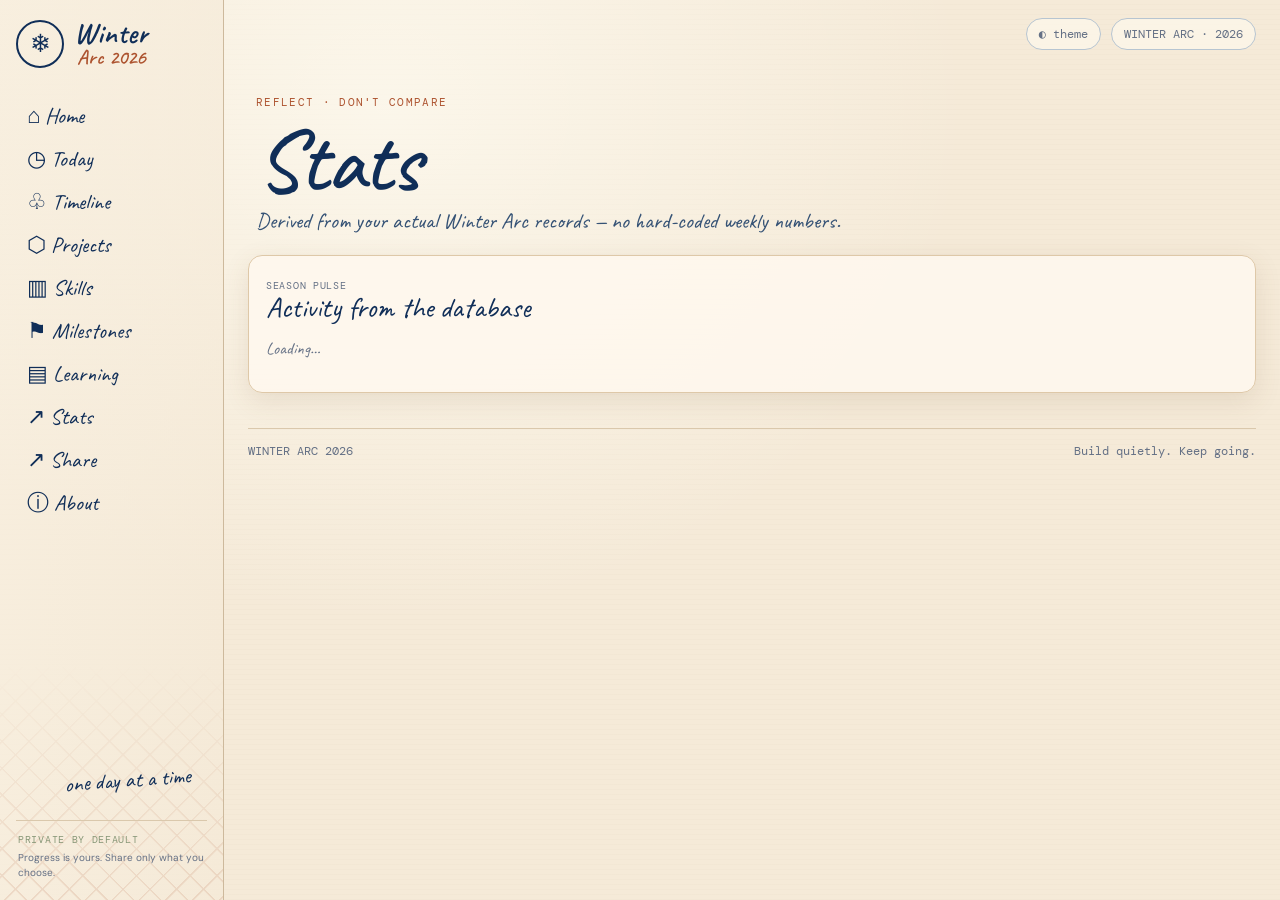
<file: stats.html>
<!doctype html><html lang="en"><head><meta charset="utf-8"><meta name="viewport" content="width=device-width,initial-scale=1"><meta name="theme-color" content="#f5ead8"><title>Stats — Winter Arc 2026</title><link rel="preconnect" href="https://fonts.googleapis.com"><link rel="preconnect" href="https://fonts.gstatic.com" crossorigin><link href="https://fonts.googleapis.com/css2?family=Caveat:wght@400;500;600;700&family=DM+Mono:wght@400;500&family=DM+Sans:wght@400;500;600;700&display=swap" rel="stylesheet"><link rel="stylesheet" href="app.css"></head><body><div class="app"><aside><a class="brand" href="index.html"><span class="brand-mark">❄</span><span class="brand-name">Winter<small>Arc 2026</small></span></a><nav class="nav"><a href="index.html">⌂ Home</a><a href="today.html">◷ Today</a><a href="timeline.html">♧ Timeline</a><a href="projects.html">⬡ Projects</a><a href="skills.html">▥ Skills</a><a href="milestones.html">⚑ Milestones</a><a href="learning.html">▤ Learning</a><a href="stats.html">↗ Stats</a><a href="sharing.html">↗ Share</a><a href="about.html">ⓘ About</a></nav><div class="aside-quote">one day at a time</div><div class="privacy"><b>PRIVATE BY DEFAULT</b>Progress is yours. Share only what you choose.</div></aside><main><div class="topbar"><button class="pill" data-theme type="button">◐ theme</button><span class="pill">WINTER ARC · 2026</span></div><header class="page-head"><span class="eyebrow">REFLECT · DON'T COMPARE</span><h1>Stats</h1><p class="lead">Derived from your actual Winter Arc records — no hard-coded weekly numbers.</p></header><section class="card"><span class="micro">Season pulse</span><h2>Activity from the database</h2><div id="stats"><p class="home-status">Loading…</p></div></section><script>
(async()=>{const app=window.WINTER_ARC_APP,root=document.getElementById("stats");if(!app.getUser()){root.innerHTML='<p class="home-status">Sign in to see your stats.</p>';return;}try{const snap=await app.buildPublicSnapshot({progress:true,daily_tasks:true});const days=snap.days||[];if(!days.length){root.innerHTML='<p class="home-status">No day templates yet.</p>';return;}root.innerHTML=days.map(d=>'<div class="meter"><label>Day '+d.day+' · '+d.date+'</label><div class="bar"><i style="width:'+Math.round((d.completed/Math.max(1,d.total))*100)+'%"></i></div><output>'+d.completed+'/'+d.total+'</output></div>').join("")+'<div class="note" style="margin-top:15px">'+snap.progress.tasks_completed+' of '+snap.progress.tasks_total+' tasks complete across '+snap.progress.days_total+' days.</div>';}catch(e){root.innerHTML='<p class="home-status">'+e.message+'</p>';}})();</script><footer class="footer"><span>WINTER ARC 2026</span><span>Build quietly. Keep going.</span></footer></main></div><script src="app.js"></script></body></html>
</file>
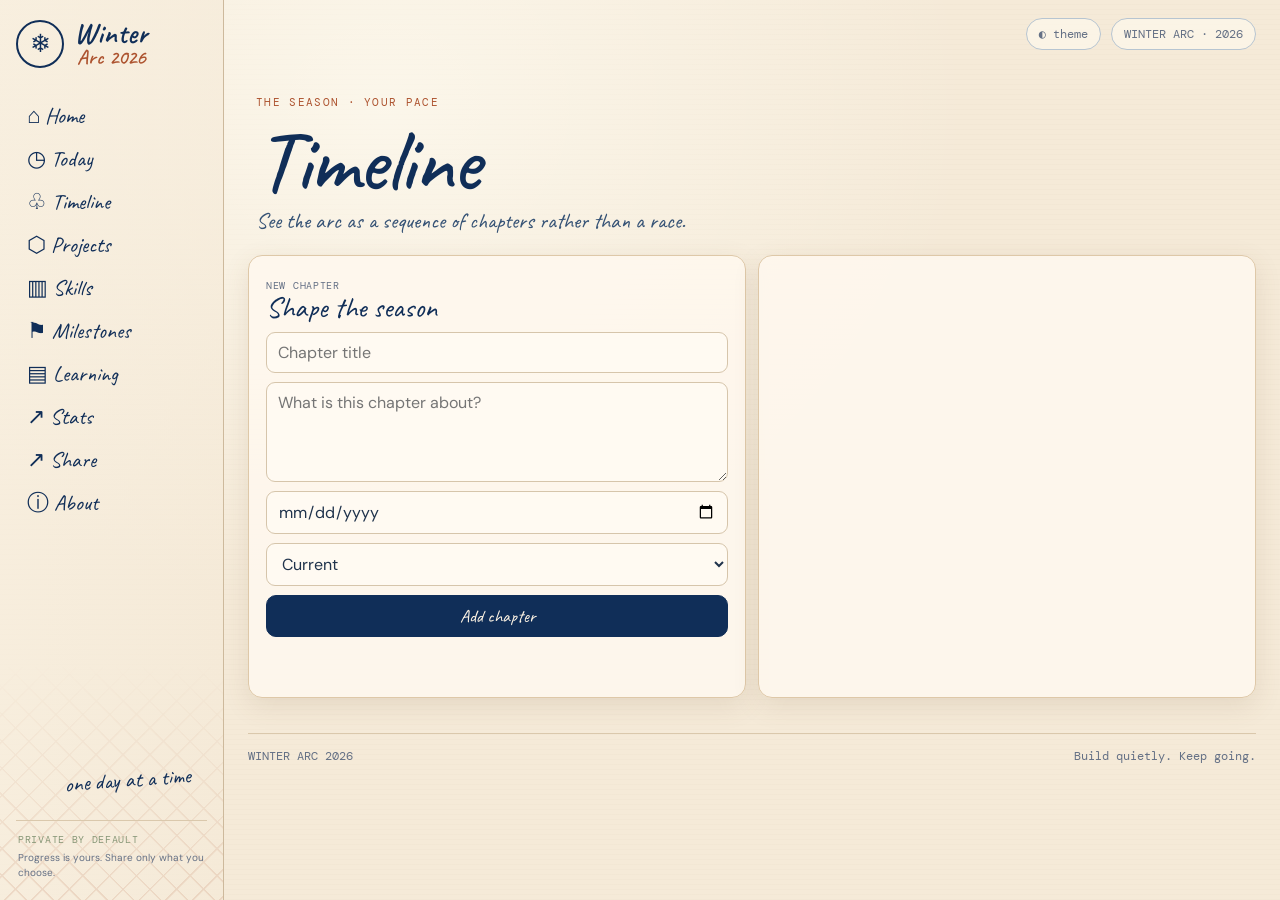
<file: timeline.html>
<!doctype html><html lang="en"><head><meta charset="utf-8"><meta name="viewport" content="width=device-width,initial-scale=1"><meta name="theme-color" content="#f5ead8"><title>Timeline — Winter Arc 2026</title><link rel="preconnect" href="https://fonts.googleapis.com"><link rel="preconnect" href="https://fonts.gstatic.com" crossorigin><link href="https://fonts.googleapis.com/css2?family=Caveat:wght@400;500;600;700&family=DM+Mono:wght@400;500&family=DM+Sans:wght@400;500;600;700&display=swap" rel="stylesheet"><link rel="stylesheet" href="app.css"></head><body><div class="app"><aside><a class="brand" href="index.html"><span class="brand-mark">❄</span><span class="brand-name">Winter<small>Arc 2026</small></span></a><nav class="nav"><a href="index.html">⌂ Home</a><a href="today.html">◷ Today</a><a href="timeline.html">♧ Timeline</a><a href="projects.html">⬡ Projects</a><a href="skills.html">▥ Skills</a><a href="milestones.html">⚑ Milestones</a><a href="learning.html">▤ Learning</a><a href="stats.html">↗ Stats</a><a href="sharing.html">↗ Share</a><a href="about.html">ⓘ About</a></nav><div class="aside-quote">one day at a time</div><div class="privacy"><b>PRIVATE BY DEFAULT</b>Progress is yours. Share only what you choose.</div></aside><main><div class="topbar"><button class="pill" data-theme type="button">◐ theme</button><span class="pill">WINTER ARC · 2026</span></div><header class="page-head"><span class="eyebrow">THE SEASON · YOUR PACE</span><h1>Timeline</h1><p class="lead">See the arc as a sequence of chapters rather than a race.</p></header><div class="grid two"><section class="card"><span class="micro">New chapter</span><h2>Shape the season</h2><form id="t-form"><input name="title" required maxlength="120" placeholder="Chapter title"><textarea name="description" placeholder="What is this chapter about?"></textarea><input name="entry_date" type="date"><select name="status"><option value="planned">Planned</option><option value="current" selected>Current</option><option value="done">Done</option></select><button class="button primary">Add chapter</button><p id="t-msg" class="home-status"></p></form></section><section class="card"><div id="t-list" class="timeline"></div></section></div><script>
(()=>{const app=window.WINTER_ARC_APP,list=document.getElementById("t-list"),form=document.getElementById("t-form"),msg=document.getElementById("t-msg");async function load(){if(!app.getUser()){list.innerHTML='<p class="home-status">Sign in to manage your timeline.</p>';return;}const rows=await app.getStructuredRows("timeline_entries","*",{column:"entry_date"});list.innerHTML=rows.length?rows.map(x=>'<div class="event '+(x.status==="done"?"done":"")+'"><time>'+x.entry_date+' · '+x.status.toUpperCase()+'</time><h3>'+esc(x.title)+'</h3><p>'+esc(x.description)+'</p><button class="button" data-delete="'+x.id+'">Remove</button></div>').join(""):'<p class="home-status">No timeline chapters yet.</p>';list.querySelectorAll("[data-delete]").forEach(b=>b.onclick=async()=>{const previous=b.textContent;b.disabled=true;b.textContent="Removing…";try{await app.deleteStructuredRow("timeline_entries",b.dataset.delete);await load();msg.textContent="Timeline entry removed.";}catch(err){msg.textContent=err.message||"Could not remove timeline entry.";b.disabled=false;b.textContent=previous;}});}function esc(s){return String(s??"").replace(/[&<>"']/g,m=>({"&":"&amp;","<":"&lt;",">":"&gt;","\"":"&quot;","'":"&#39;"}[m]));}form.onsubmit=async e=>{e.preventDefault();const f=new FormData(form);try{await app.insertStructuredRow("timeline_entries",{title:f.get("title"),description:f.get("description"),entry_date:f.get("entry_date")||undefined,status:f.get("status")});form.reset();msg.textContent="Saved.";load();}catch(err){msg.textContent=err.message;}};load();})();</script><footer class="footer"><span>WINTER ARC 2026</span><span>Build quietly. Keep going.</span></footer></main></div><script src="app.js"></script></body></html>
</file>
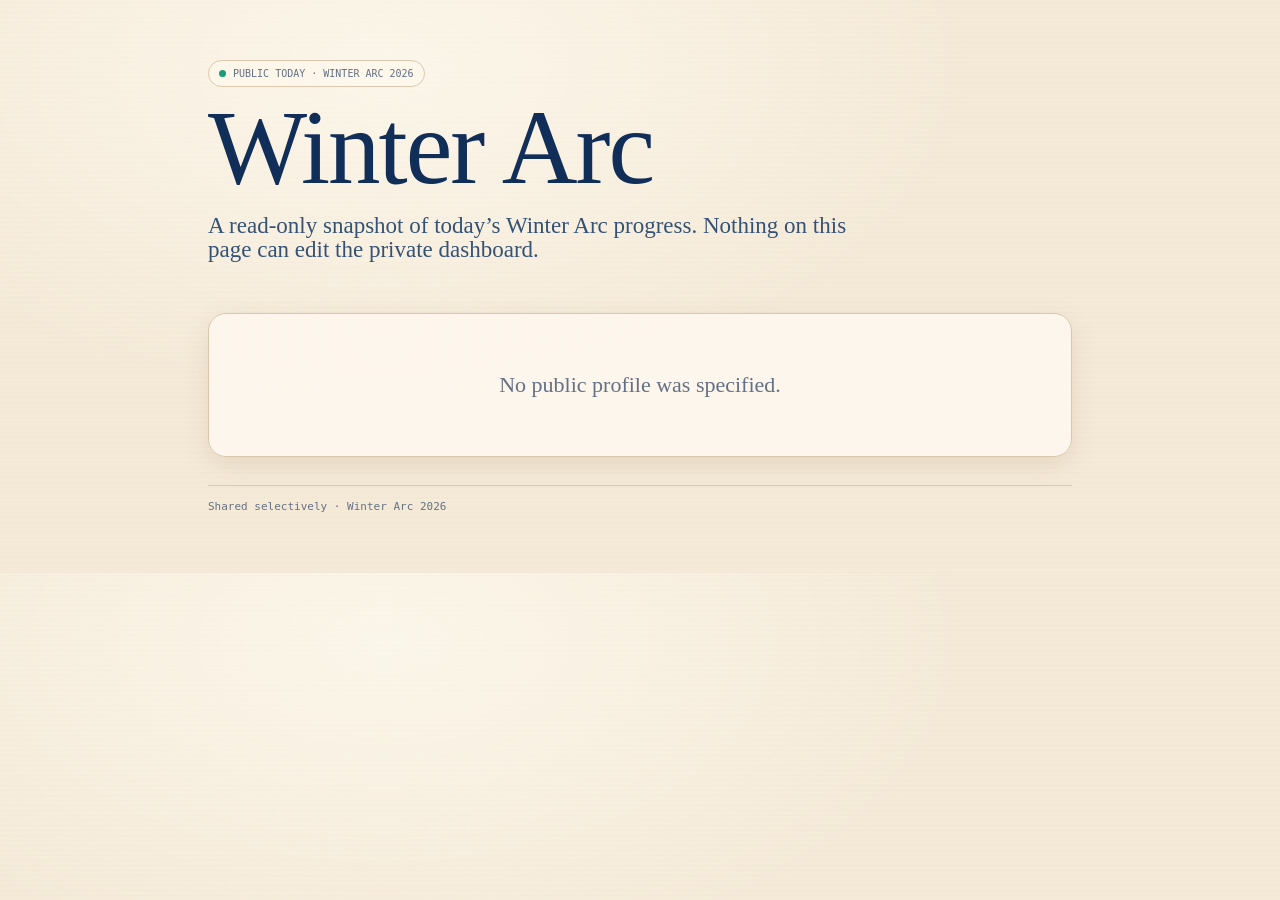
<file: today-public.html>
<!doctype html>
<html lang="en">
<head>
<meta charset="utf-8"><meta name="viewport" content="width=device-width,initial-scale=1">
<title>Today — Winter Arc 2026</title>
<link rel="stylesheet" href="app.css">
<style>
.public-today{max-width:900px;margin:auto;padding:36px 18px 60px}
.today-head{padding:24px 0 28px}.public-badge{display:inline-flex;align-items:center;gap:7px;border:1px solid var(--line);border-radius:20px;padding:7px 10px;font:10px var(--mono);color:var(--muted);background:#fff9edaa}.public-badge i{width:7px;height:7px;border-radius:50%;background:#1b9b77}
.today-name{font-size:clamp(58px,9vw,105px);margin:18px 0 10px}.today-date{font:12px var(--mono);color:var(--terracotta);letter-spacing:.08em;text-transform:uppercase}.today-sub{font:23px/1.05 var(--hand);color:#355275;max-width:650px}
.today-card{border:1px solid var(--line);border-radius:18px;background:#fff9efdc;box-shadow:var(--shadow);padding:24px}
.today-status{display:flex;align-items:end;justify-content:space-between;gap:18px}.today-count{font:52px/.85 var(--hand);color:var(--navy)}.today-label{font:10px var(--mono);color:var(--muted);text-transform:uppercase}
.today-track{height:11px;background:#e7dfd2;border-radius:12px;overflow:hidden;margin:18px 0 20px}.today-track i{display:block;height:100%;background:linear-gradient(90deg,var(--navy),var(--blue));border-radius:inherit}
.task-list{display:grid;gap:9px}.task{display:flex;gap:12px;align-items:flex-start;padding:13px 14px;border:1px solid #eadfce;border-radius:12px;background:#fffaf2}.task-mark{width:24px;height:24px;border-radius:50%;display:grid;place-items:center;flex:none;border:1px solid #c9bda9;font:14px var(--sans);color:var(--muted)}.task.done .task-mark{background:#e4eee4;border-color:#8aa18a;color:#42634c}.task-title{font:21px/1 var(--hand);color:var(--ink)}.task-detail{margin-top:4px;font:13px/1.1 var(--mono);color:var(--muted)}
.complete-note{margin-top:18px;padding:13px 15px;border-left:3px solid var(--sage);background:#e9eee3;border-radius:0 10px 10px 0;font:20px var(--hand);color:#496052}
.empty-share{padding:34px;text-align:center;font:22px var(--hand);color:var(--muted)}
.today-footer{margin-top:28px;padding-top:14px;border-top:1px solid var(--line);display:flex;justify-content:space-between;gap:10px;font:11px var(--mono);color:var(--muted)}
@media(max-width:600px){.public-today{padding:22px 12px 40px}.today-card{padding:17px}.today-status{display:block}.today-count{font-size:45px;margin-top:8px}.today-footer{display:block}.today-footer div+div{margin-top:5px}}
</style>
</head>
<body>
<main class="public-today">
<header class="today-head">
<span class="public-badge"><i></i> PUBLIC TODAY · WINTER ARC 2026</span>
<h1 id="name" class="today-name">Loading…</h1>
<div id="date" class="today-date"></div>
<p class="today-sub">A read-only snapshot of today’s Winter Arc progress. Nothing on this page can edit the private dashboard.</p>
</header>
<section id="content" class="today-card"><div class="empty-share">Loading today’s progress…</div></section>
<footer class="today-footer"><div>Shared selectively · Winter Arc 2026</div><div id="updated"></div></footer>
</main>
<script src="supabase-config.js"></script>
<script>
(async()=>{
const name=document.getElementById("name"),date=document.getElementById("date"),updated=document.getElementById("updated"),content=document.getElementById("content");
const esc=s=>String(s??"").replace(/[&<>"]/g,c=>({"&":"&amp;","<":"&lt;",">":"&gt;",'"':"&quot;"}[c]));
const slug=new URLSearchParams(location.search).get("profile");
if(!slug){name.textContent="Winter Arc";content.innerHTML='<div class="empty-share">No public profile was specified.</div>';return;}
try{
if(!window.supabase)await new Promise((resolve,reject)=>{const x=document.createElement("script");x.src="https://cdn.jsdelivr.net/npm/@supabase/supabase-js@2.117.2";x.onload=resolve;x.onerror=reject;document.head.appendChild(x);});
const client=window.supabase.createClient(WINTER_ARC_CONFIG.SUPABASE_URL,WINTER_ARC_CONFIG.SUPABASE_PUBLISHABLE_KEY);
const {data,error}=await client.from("winter_arc_public_profiles").select("display_name,snapshot,updated_at").eq("share_slug",slug).maybeSingle();
if(error)throw error;
if(!data){name.textContent="Profile unavailable";content.innerHTML='<div class="empty-share">This public page does not exist or sharing has been turned off.</div>';return;}
name.textContent=data.display_name||"Winter Arc 2026";
updated.textContent="Published "+new Date(data.updated_at).toLocaleString();
const today=data.snapshot?.today;
if(!today){content.innerHTML='<div class="empty-share">Today’s progress has not been published for this profile.</div>';return;}
date.textContent=new Date(today.date+"T00:00:00").toLocaleDateString(undefined,{weekday:"long",year:"numeric",month:"long",day:"numeric"});
const total=Number(today.total)||0,completed=Number(today.completed)||0,rate=total?Math.round(completed/total*100):0;
let html='<div class="today-status"><div><div class="today-label">TODAY’S PROGRESS</div><div class="today-count">'+completed+' / '+total+' complete</div></div><div class="today-label">'+rate+'%</div></div><div class="today-track"><i style="width:'+Math.min(100,Math.max(0,rate))+'%"></i></div>';
if(Array.isArray(today.tasks)&&today.tasks.length){html+='<div class="task-list">'+today.tasks.map(t=>'<div class="task '+(t.complete?'done':'')+'"><span class="task-mark">'+(t.complete?'✓':'')+'</span><div><div class="task-title">'+esc(t.title)+'</div>'+(t.detail?'<div class="task-detail">'+esc(t.detail)+'</div>':'')+'</div></div>').join("")+'</div>';}
if(today.complete)html+='<div class="complete-note">Today is complete ✓</div>';
content.innerHTML=html;
}catch(e){name.textContent="Unable to load";content.innerHTML='<div class="empty-share">The public progress could not be loaded right now.</div>';console.error(e);}
})();
</script>
</body>
</html>
</file>
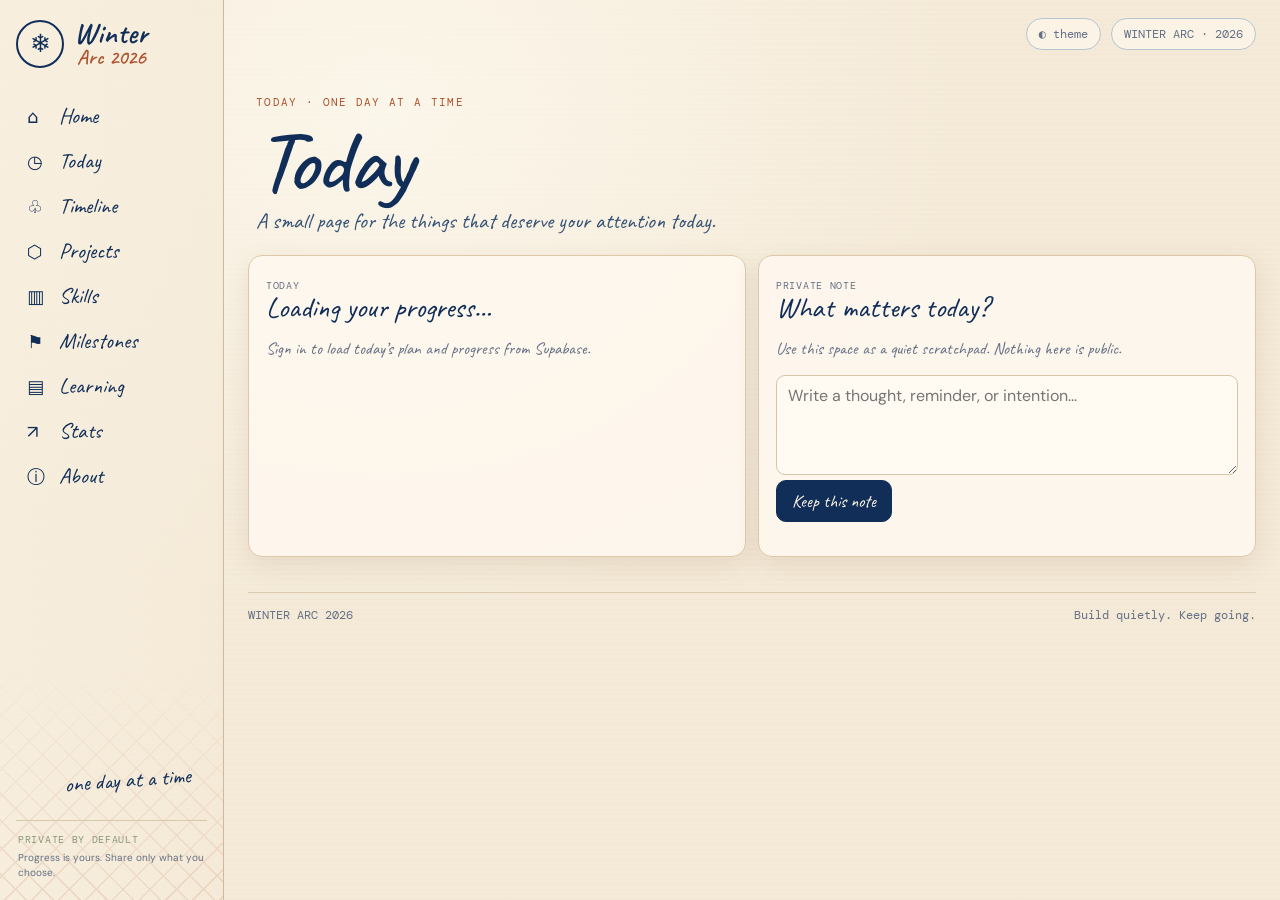
<file: today.html>
<!doctype html><html lang="en"><head><meta charset="utf-8"><meta name="viewport" content="width=device-width,initial-scale=1"><meta name="theme-color" content="#f5ead8"><title>Today — Winter Arc 2026</title><link rel="preconnect" href="https://fonts.googleapis.com"><link rel="preconnect" href="https://fonts.gstatic.com" crossorigin><link href="https://fonts.googleapis.com/css2?family=Caveat:wght@400;500;600;700&family=DM+Mono:wght@400;500&family=DM+Sans:wght@400;500;600;700&display=swap" rel="stylesheet"><link rel="stylesheet" href="app.css"></head><body><div class="app"><aside><a class="brand" href="index.html"><span class="brand-mark">❄</span><span class="brand-name">Winter<small>Arc 2026</small></span></a><nav class="nav"><a href="index.html"><span class="ico">⌂</span>Home</a><a href="today.html"><span class="ico">◷</span>Today</a><a href="timeline.html"><span class="ico">♧</span>Timeline</a><a href="projects.html"><span class="ico">⬡</span>Projects</a><a href="skills.html"><span class="ico">▥</span>Skills</a><a href="milestones.html"><span class="ico">⚑</span>Milestones</a><a href="learning.html"><span class="ico">▤</span>Learning</a><a href="stats.html"><span class="ico">↗</span>Stats</a><a href="about.html"><span class="ico">ⓘ</span>About</a></nav><div class="aside-quote">one day at a time</div><div class="privacy"><b>PRIVATE BY DEFAULT</b>Progress is yours. Share only what you choose.</div></aside><main><div class="topbar"><button class="pill" data-theme type="button">◐ theme</button><span class="pill">WINTER ARC · 2026</span></div><header class="page-head"><span class="eyebrow">TODAY · ONE DAY AT A TIME</span><h1>Today</h1><p class="lead">A small page for the things that deserve your attention today.</p></header><div class="grid two"><section class="card" id="day1-card"><span class="micro">TODAY</span><h2>Loading your progress…</h2><p>Sign in to load today’s plan and progress from Supabase.</p></section><section class="card"><span class="micro">Private note</span><h2>What matters today?</h2><p>Use this space as a quiet scratchpad. Nothing here is public.</p><textarea id="today-note" data-note="todayNote" placeholder="Write a thought, reminder, or intention..."></textarea><button id="save-today-note" class="button primary" type="button">Keep this note</button><p id="today-note-msg" class="home-status" aria-live="polite"></p></section></div><footer class="footer"><span>WINTER ARC 2026</span><span>Build quietly. Keep going.</span></footer></main></div><script src="app.js"></script><script>
(() => {
  const note = document.getElementById("today-note");
  const save = document.getElementById("save-today-note");
  const msg = document.getElementById("today-note-msg");
  if (!note || !save) return;
  save.addEventListener("click", async () => {
    const client = window.WINTER_ARC_APP?.getClient?.();
    const user = window.WINTER_ARC_APP?.getUser?.();
    if (!client || !user) {
      msg.textContent = "Sign in first to save this private note.";
      return;
    }
    const previous = save.textContent;
    save.disabled = true;
    save.textContent = "Saving…";
    msg.textContent = "";
    try {
      const value = note.value.trim();
      localStorage.setItem("winterArc:todayNote", value);
      const { error } = await client.from("user_state").upsert(
        { user_id: user.id, state_key: "todayNote", value },
        { onConflict: "user_id,state_key" }
      );
      if (error) throw error;
      await window.WINTER_ARC_APP?.refreshPublicSnapshot?.();
      msg.textContent = "Private note saved.";
    } catch (error) {
      msg.textContent = error.message || "Could not save this note.";
    } finally {
      save.disabled = false;
      save.textContent = previous;
    }
  });
})();
</script></body></html>
</file>
<file: app.css>
:root{--paper:#f5ead8;--cream:#fff9ed;--navy:#102e58;--blue:#2879d5;--terracotta:#ad532f;--sage:#879777;--ink:#20334c;--muted:#647085;--line:#dac8ac;--shadow:0 8px 26px #795b3520;--hand:"Caveat","Segoe Print",cursive;--sans:"DM Sans",system-ui,sans-serif;--mono:"DM Mono",monospace}
*{box-sizing:border-box}html{scroll-behavior:smooth}body{margin:0;color:var(--ink);font-family:var(--sans);background:var(--paper);background-image:radial-gradient(ellipse at 30% 12%,#fffdf4a8,transparent 46%),repeating-linear-gradient(0deg,#6f573005 0 1px,transparent 1px 5px)}a{color:inherit;text-decoration:none}button,input,textarea,select{font:inherit}.app{max-width:1600px;min-height:100vh;margin:auto;display:grid;grid-template-columns:224px minmax(0,1fr)}aside{position:sticky;top:0;height:100vh;border-right:1px solid #cdb99c;padding:20px 16px;display:flex;flex-direction:column;overflow:hidden;background:linear-gradient(90deg,#f8efdfb8,#f5ead8aa)}aside:before{content:"";position:absolute;inset:auto -90px -40px -40px;height:280px;opacity:.16;background:repeating-linear-gradient(45deg,transparent 0 17px,var(--terracotta) 18px 19px),repeating-linear-gradient(-45deg,transparent 0 17px,var(--terracotta) 18px 19px);mask-image:linear-gradient(transparent,#000)}.brand{display:flex;align-items:center;gap:10px;position:relative;color:var(--navy)}.brand-mark{width:48px;height:48px;border:2px solid var(--navy);border-radius:50%;display:grid;place-items:center;font:25px var(--hand)}.brand-name{font:600 30px/.72 var(--hand);white-space:nowrap}.brand-name small{display:block;color:var(--terracotta);font-size:21px;text-align:center;margin-top:6px}.nav{display:grid;gap:3px;margin-top:28px;position:relative}.nav a{border-radius:9px;padding:9px 11px;font:22px/1 var(--hand);color:var(--navy);transition:background .2s,transform .2s}.nav a:hover,.nav a:focus-visible{background:#ead3b2;transform:translateX(3px);outline:none}.nav a.active{background:#e7ccb0;color:var(--terracotta)}.ico{display:inline-block;width:32px;font:18px var(--sans)}.aside-quote{position:relative;margin:auto 0 28px 48px;max-width:130px;font:22px/1.05 var(--hand);color:var(--navy);transform:rotate(-4deg)}.privacy{position:relative;border-top:1px solid var(--line);padding:12px 2px 0;color:var(--muted);font-size:10px;line-height:1.5}.privacy b{display:block;color:var(--sage);font:10px var(--mono);letter-spacing:.07em;margin-bottom:4px}main{min-width:0;padding:18px 24px 42px}.topbar{display:flex;justify-content:flex-end;gap:10px;margin-bottom:10px}.pill{border:1px solid #b7c5d1;border-radius:20px;background:#fff9edaa;padding:7px 12px;font:12px var(--mono);color:var(--muted)}.page-head{padding:30px 8px 22px;max-width:900px}.eyebrow{font:11px var(--mono);letter-spacing:.12em;color:var(--terracotta)}h1{font:clamp(48px,7vw,88px)/.82 var(--hand);font-weight:500;color:var(--navy);margin:14px 0 12px;letter-spacing:-2px}h1 span{color:var(--terracotta)}.lead{font:22px/1.1 var(--hand);color:#355275;max-width:650px;margin:0}.actions{display:flex;gap:9px;margin-top:18px;flex-wrap:wrap}.button{display:inline-block;border:1px solid var(--navy);border-radius:10px;background:#fff7e4;padding:9px 15px;font:18px var(--hand);transition:transform .2s,box-shadow .2s}.button.primary{background:var(--navy);color:#fff5e5}.button:hover{transform:translateY(-2px);box-shadow:0 6px 14px #102e5830}.grid{display:grid;grid-template-columns:repeat(3,minmax(0,1fr));gap:12px}.grid.two{grid-template-columns:repeat(2,minmax(0,1fr))}.grid.one{grid-template-columns:1fr}.card{border:1px solid #dec8a8;border-radius:14px;background:#fff9efdc;box-shadow:var(--shadow);padding:17px;transition:transform .22s,box-shadow .22s}.card:hover{transform:translateY(-2px);box-shadow:0 12px 28px #795b352b}.card h2{font:29px/.95 var(--hand);color:var(--navy);margin:0 0 10px}.card h3{font:21px/.95 var(--hand);color:var(--navy);margin:0}.card p{font:17px/1.12 var(--hand);color:var(--muted)}.micro{font:10px var(--mono);letter-spacing:.07em;color:var(--muted);text-transform:uppercase}.list{display:grid;gap:8px}.row{display:flex;align-items:center;gap:11px;padding:10px;border:1px solid #eadfce;border-radius:10px;background:#fffaf2;transition:transform .2s,background .2s}.row:hover{transform:translateX(3px);background:#f5eddf}.icon{width:36px;height:36px;display:grid;place-items:center;border-radius:9px;background:#e4edf4;color:var(--blue);flex:none}.copy{flex:1;min-width:0}.copy b{display:block;font:20px/.9 var(--hand);color:var(--navy)}.copy small{font:14px/1 var(--hand);color:var(--muted)}.note{padding:13px;border-left:3px solid var(--sage);background:#e9eee3;border-radius:0 9px 9px 0;font:18px/1.08 var(--hand);color:#496052}.check{accent-color:#08a890;width:17px;height:17px}.bar{height:9px;background:#e5dccd;border-radius:9px;overflow:hidden;flex:1}.bar i{display:block;height:100%;background:linear-gradient(90deg,#3985f0,#158fb7);border-radius:inherit}.meter{display:flex;align-items:center;gap:8px;margin:8px 0}.meter label{font:15px var(--hand);width:90px}.meter output{font:11px var(--mono);width:36px;text-align:right}.timeline{position:relative;padding-left:24px}.timeline:before{content:"";position:absolute;left:8px;top:5px;bottom:5px;width:1px;background:#73a5dd}.event{position:relative;padding:0 0 22px 16px}.event:before{content:"";position:absolute;left:-21px;top:3px;width:11px;height:11px;border:2px solid #3289ee;background:var(--cream);border-radius:50%}.event.done:before{background:#08a890;border-color:#08a890}.event time{font:12px var(--mono);color:var(--terracotta)}.event h3{margin:5px 0;font:24px var(--hand);color:var(--navy)}.event p{margin:0;font:16px var(--hand);color:var(--muted)}form{display:grid;gap:9px}input,textarea,select{width:100%;border:1px solid #d6c5ab;border-radius:9px;background:#fffaf2;padding:9px 11px;color:var(--ink)}textarea{min-height:100px;resize:vertical}.quote{font:28px/1 var(--hand);text-align:center;color:var(--navy);padding:18px}.quote small{display:block;margin-top:8px;font:12px var(--mono);color:var(--muted)}.footer{margin-top:35px;padding-top:14px;border-top:1px solid var(--line);font:12px var(--mono);color:var(--muted);display:flex;justify-content:space-between;gap:10px}@media(max-width:850px){.app{grid-template-columns:68px minmax(0,1fr)}aside{padding:14px 7px}.brand-name,.aside-quote,.privacy{display:none}.brand{justify-content:center}.brand-mark{width:42px;height:42px}.nav a{font-size:0;text-align:center;padding:11px 3px}.ico{width:auto;font-size:18px}.grid,.grid.two{grid-template-columns:1fr}main{padding:12px 14px 30px}.page-head{padding-top:22px}}@media(max-width:480px){main{padding:8px 10px 25px}h1{font-size:52px}.lead{font-size:19px}.card{padding:14px}.footer{display:block}.footer span{display:block;margin-top:5px}}
html[data-theme="dark"]{color-scheme:dark}
body.dark{--paper:#101a28;--cream:#172235;--navy:#f4ead8;--blue:#78a9ea;--terracotta:#f09a73;--sage:#a9c79f;--ink:#edf2f7;--muted:#b7c2d0;--line:#33465e;background:#101a28;background-image:radial-gradient(ellipse at 30% 12%,#24324a80,transparent 46%),repeating-linear-gradient(0deg,#ffffff05 0 1px,transparent 1px 5px)}
body.dark aside{background:linear-gradient(90deg,#152235,#101a28);border-color:#33465e}
body.dark .nav a:hover,body.dark .nav a:focus-visible{background:#22344e}
body.dark .nav a.active{background:#283e59;color:var(--terracotta)}
body.dark .card{background:#162236e8;border-color:#33465e}
body.dark .row{background:#18263a;border-color:#33465e}
body.dark .row:hover{background:#22344e}
body.dark input,body.dark textarea,body.dark select{background:#172235;color:var(--ink);border-color:#435975}
body.dark .button{background:#18263a;color:var(--ink);border-color:#7d93b0}
body.dark .button.primary{background:#e9decc;color:#172235;border-color:#e9decc}
body.dark .pill{background:#18263acc;color:var(--muted);border-color:#405873}
.button:focus-visible,.pill:focus-visible,input:focus-visible,textarea:focus-visible,select:focus-visible{outline:3px solid #78a9ea66;outline-offset:2px}
.button[disabled],.pill[disabled]{opacity:.62;cursor:wait;transform:none!important;box-shadow:none!important}
#winter-auth{display:flex;gap:8px;align-items:center}
#winter-auth-modal{position:fixed;inset:0;z-index:9999;padding:20px;display:grid;place-items:center;opacity:0;transition:opacity .18s ease}
#winter-auth-modal[hidden]{display:none}
#winter-auth-modal.is-open{opacity:1}
.auth-backdrop{position:absolute;inset:0;background:#102e5866;backdrop-filter:blur(4px)}
.auth-dialog{position:relative;width:min(460px,100%);background:var(--cream);border:1px solid var(--line);border-radius:18px;padding:24px;box-shadow:0 24px 80px #0003;transform:translateY(14px) scale(.985);transition:transform .2s ease}
#winter-auth-modal.is-open .auth-dialog{transform:translateY(0) scale(1)}
.auth-dialog-head{display:flex;justify-content:space-between;gap:16px;align-items:flex-start}
.auth-dialog-head h2{font:36px/.9 var(--hand);color:var(--navy);margin:7px 0}
.auth-dialog-head p{font:17px/1.1 var(--hand);color:var(--muted);margin:0}
.auth-close{border:0;background:transparent;color:var(--navy);font-size:28px;line-height:1;cursor:pointer}
.auth-dialog form{margin-top:18px}.auth-dialog label{font:14px var(--mono);color:var(--muted)}
.auth-dialog input{margin-top:5px;font-family:var(--sans);font-size:16px}.auth-submit{width:100%}.auth-alt{width:100%;background:transparent}
.auth-inline{font:13px/1.3 var(--hand);color:var(--muted)}
.auth-message{min-height:20px;margin:3px 0 0;font:15px/1.15 var(--hand);color:var(--muted)}
.auth-message[data-type="error"]{color:#a63b2a}.auth-message[data-type="success"]{color:#2f735b}.auth-message[data-type="loading"]{color:var(--terracotta)}
.share-save{min-width:145px}.share-loading{display:inline-flex;align-items:center;gap:8px}
.share-loading:before{content:"";width:12px;height:12px;border:2px solid currentColor;border-right-color:transparent;border-radius:50%;animation:spin .7s linear infinite}
@keyframes spin{to{transform:rotate(360deg)}}
@media(max-width:520px){.auth-dialog{padding:19px;border-radius:15px}}
</file>
